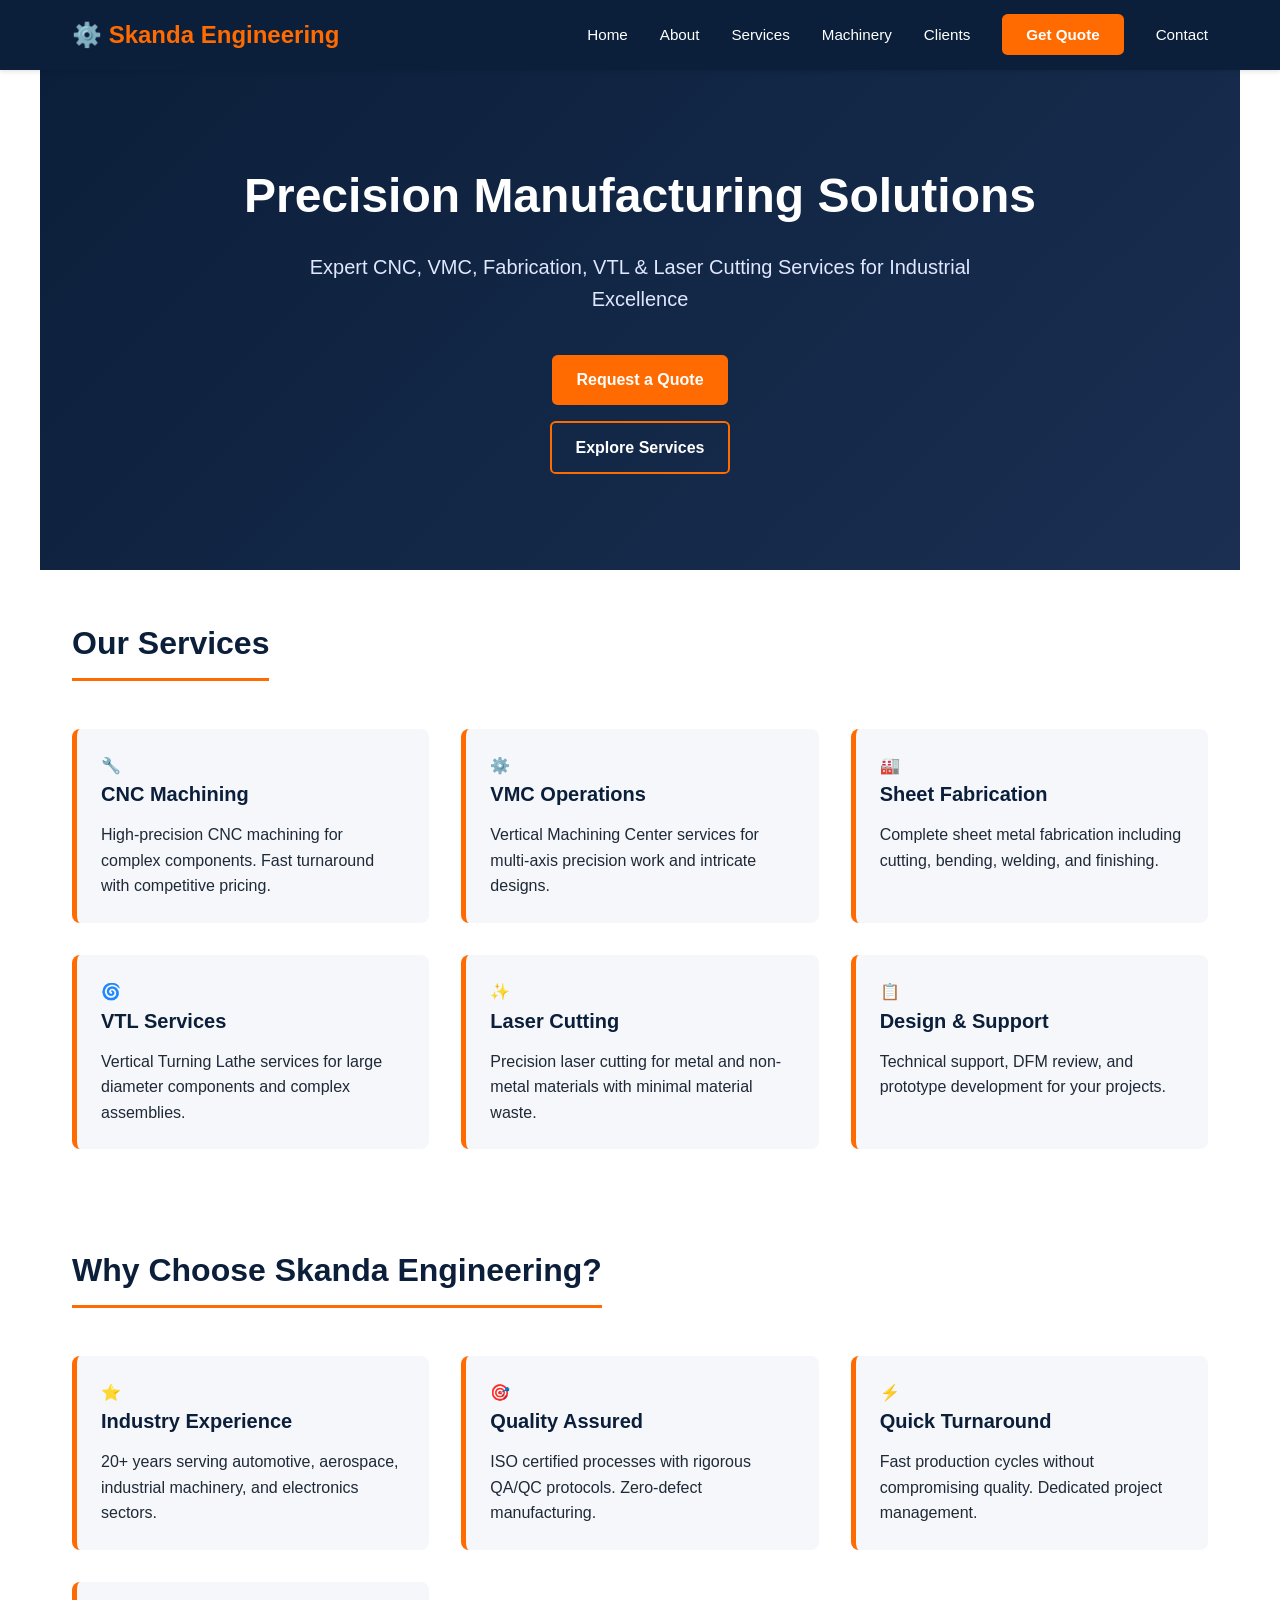
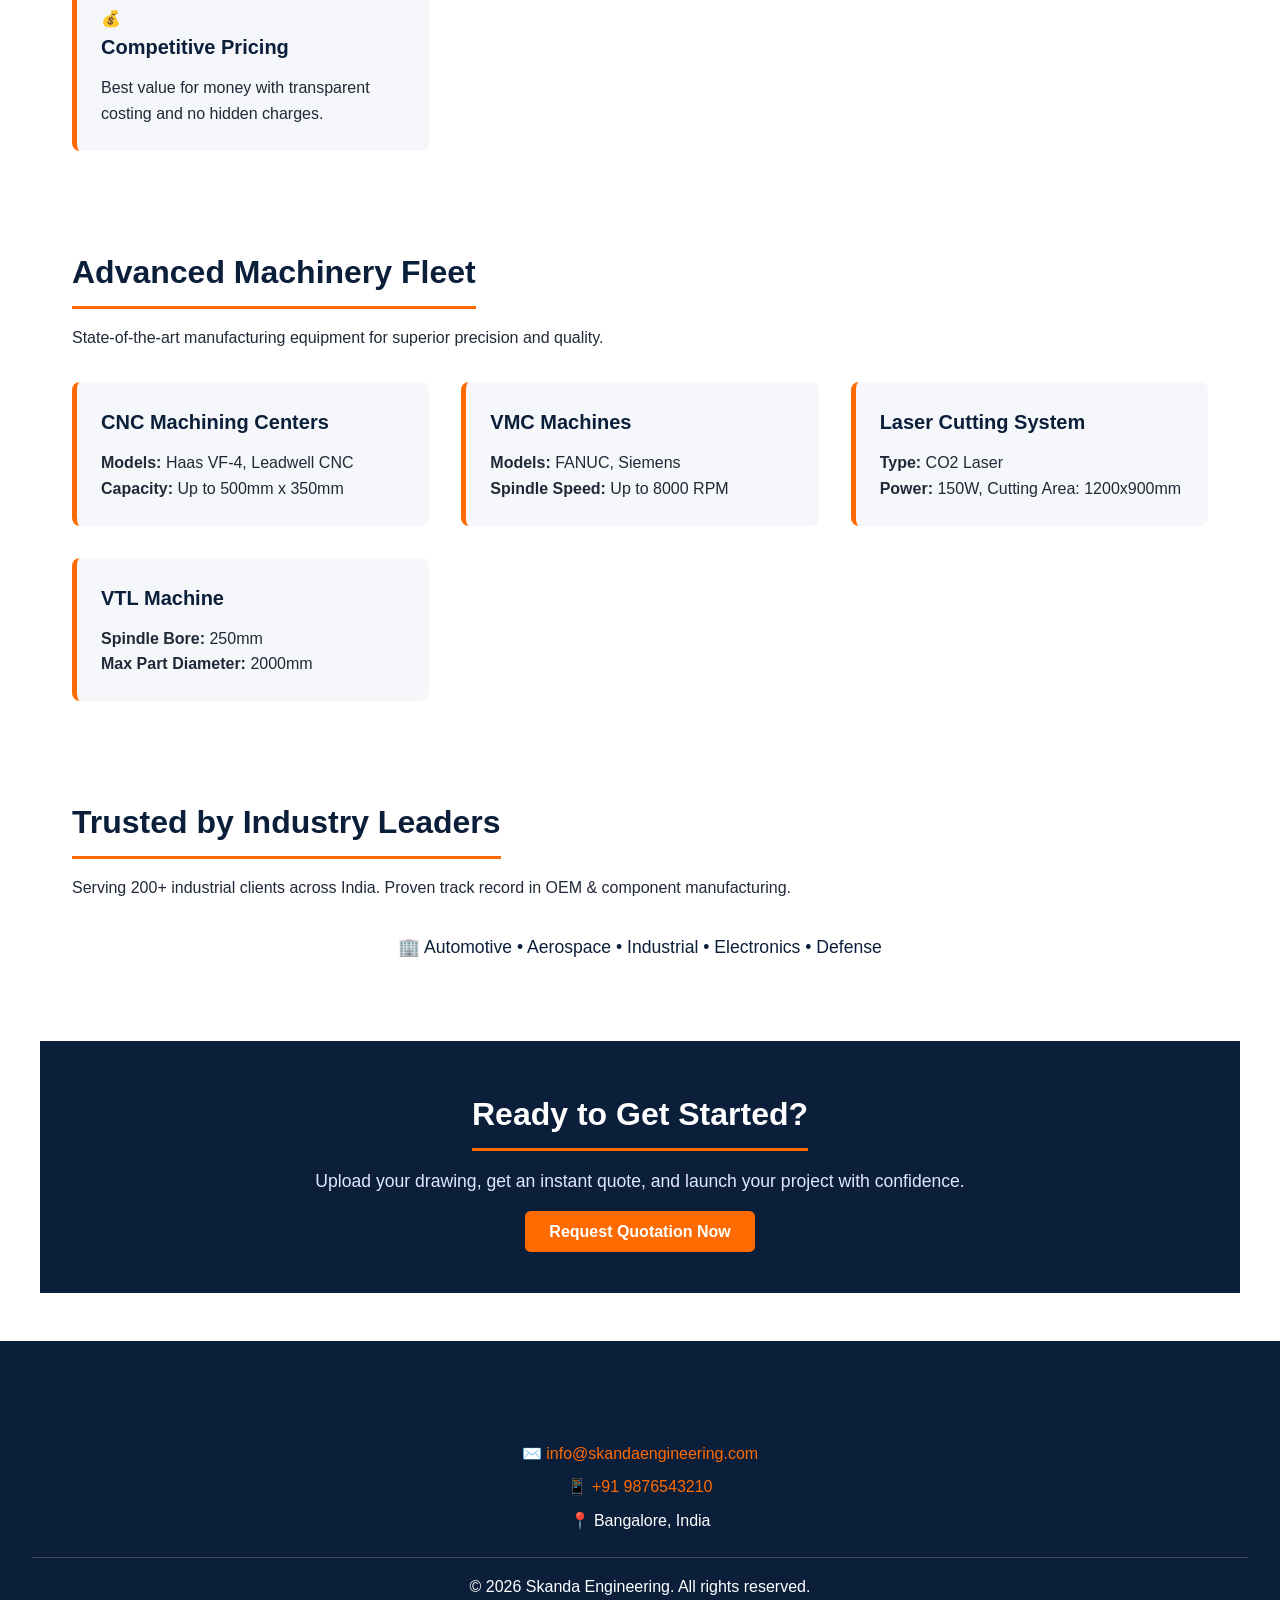
<file: index.html>
<!DOCTYPE html>
<html lang="en">
<head>
    <meta charset="UTF-8">
    <meta name="viewport" content="width=device-width, initial-scale=1.0">
    <title>Skanda Engineering - CNC, VMC, Fabrication, VTL, Laser Cutting</title>
    <link rel="stylesheet" href="css/style.css">
</head>
<body>
    <!-- HEADER & NAVIGATION -->
    <header>
        <nav>
            <a href="index.html" class="logo">⚙️ Skanda Engineering</a>
            <ul class="nav-links">
                <li><a href="index.html">Home</a></li>
                <li><a href="about.html">About</a></li>
                <li><a href="services.html">Services</a></li>
                <li><a href="machinery.html">Machinery</a></li>
                <li><a href="clients.html">Clients</a></li>
                <li><a href="quote.html" class="cta-button">Get Quote</a></li>
                <li><a href="contact.html">Contact</a></li>
            </ul>
        </nav>
    </header>

    <!-- HERO SECTION -->
    <section class="hero">
        <h1>Precision Manufacturing Solutions</h1>
        <p>Expert CNC, VMC, Fabrication, VTL & Laser Cutting Services for Industrial Excellence</p>
        <a href="quote.html" class="cta-button">Request a Quote</a>
        <a href="services.html" class="cta-button" style="background-color: transparent; border: 2px solid #FF6B00;">Explore Services</a>
    </section>

    <!-- SERVICES OVERVIEW -->
    <section id="services">
        <h2>Our Services</h2>
        <div class="cards-grid">
            <div class="card">
                <div class="cta-icon">🔧</div>
                <h3>CNC Machining</h3>
                <p>High-precision CNC machining for complex components. Fast turnaround with competitive pricing.</p>
            </div>
            <div class="card">
                <div class="cta-icon">⚙️</div>
                <h3>VMC Operations</h3>
                <p>Vertical Machining Center services for multi-axis precision work and intricate designs.</p>
            </div>
            <div class="card">
                <div class="cta-icon">🏭</div>
                <h3>Sheet Fabrication</h3>
                <p>Complete sheet metal fabrication including cutting, bending, welding, and finishing.</p>
            </div>
            <div class="card">
                <div class="cta-icon">🌀</div>
                <h3>VTL Services</h3>
                <p>Vertical Turning Lathe services for large diameter components and complex assemblies.</p>
            </div>
            <div class="card">
                <div class="cta-icon">✨</div>
                <h3>Laser Cutting</h3>
                <p>Precision laser cutting for metal and non-metal materials with minimal material waste.</p>
            </div>
            <div class="card">
                <div class="cta-icon">📋</div>
                <h3>Design & Support</h3>
                <p>Technical support, DFM review, and prototype development for your projects.</p>
            </div>
        </div>
    </section>

    <!-- WHY CHOOSE US -->
    <section id="why-us">
        <h2>Why Choose Skanda Engineering?</h2>
        <div class="cards-grid">
            <div class="card">
                <div class="cta-icon">⭐</div>
                <h3>Industry Experience</h3>
                <p>20+ years serving automotive, aerospace, industrial machinery, and electronics sectors.</p>
            </div>
            <div class="card">
                <div class="cta-icon">🎯</div>
                <h3>Quality Assured</h3>
                <p>ISO certified processes with rigorous QA/QC protocols. Zero-defect manufacturing.</p>
            </div>
            <div class="card">
                <div class="cta-icon">⚡</div>
                <h3>Quick Turnaround</h3>
                <p>Fast production cycles without compromising quality. Dedicated project management.</p>
            </div>
            <div class="card">
                <div class="cta-icon">💰</div>
                <h3>Competitive Pricing</h3>
                <p>Best value for money with transparent costing and no hidden charges.</p>
            </div>
        </div>
    </section>

    <!-- MACHINERY SHOWCASE -->
    <section id="machinery">
        <h2>Advanced Machinery Fleet</h2>
        <p>State-of-the-art manufacturing equipment for superior precision and quality.</p>
        <div class="cards-grid">
            <div class="card">
                <h3>CNC Machining Centers</h3>
                <p><strong>Models:</strong> Haas VF-4, Leadwell CNC<br><strong>Capacity:</strong> Up to 500mm x 350mm</p>
            </div>
            <div class="card">
                <h3>VMC Machines</h3>
                <p><strong>Models:</strong> FANUC, Siemens<br><strong>Spindle Speed:</strong> Up to 8000 RPM</p>
            </div>
            <div class="card">
                <h3>Laser Cutting System</h3>
                <p><strong>Type:</strong> CO2 Laser<br><strong>Power:</strong> 150W, Cutting Area: 1200x900mm</p>
            </div>
            <div class="card">
                <h3>VTL Machine</h3>
                <p><strong>Spindle Bore:</strong> 250mm<br><strong>Max Part Diameter:</strong> 2000mm</p>
            </div>
        </div>
    </section>

    <!-- CLIENTS SECTION -->
    <section id="clients">
        <h2>Trusted by Industry Leaders</h2>
        <p>Serving 200+ industrial clients across India. Proven track record in OEM & component manufacturing.</p>
        <div style="text-align: center; padding: 2rem 0;">
            <p style="font-size: 1.1rem; color: var(--primary-dark);">🏢 Automotive • Aerospace • Industrial • Electronics • Defense</p>
        </div>
    </section>

    <!-- CTA SECTION -->
    <section style="background-color: var(--primary-dark); color: white; text-align: center;">
        <h2 style="border-bottom-color: var(--primary-orange); color: white;">Ready to Get Started?</h2>
        <p style="color: #E0E7FF; font-size: 1.1rem; margin-bottom: 1.5rem;">
            Upload your drawing, get an instant quote, and launch your project with confidence.
        </p>
        <a href="quote.html" class="cta-button">Request Quotation Now</a>
    </section>

    <!-- FOOTER -->
    <footer>
        <h3>Skanda Engineering</h3>
        <p>✉️ <a href="mailto:info@skandaengineering.com">info@skandaengineering.com</a></p>
        <p>📱 <a href="tel:+919876543210">+91 9876543210</a></p>
        <p>📍 Bangalore, India</p>
        <p style="margin-top: 1.5rem; border-top: 1px solid rgba(255,255,255,0.2); padding-top: 1rem;">
            &copy; 2026 Skanda Engineering. All rights reserved.
        </p>
    </footer>

    <script src="js/main.js"></script>
</body>
</html>
</file>
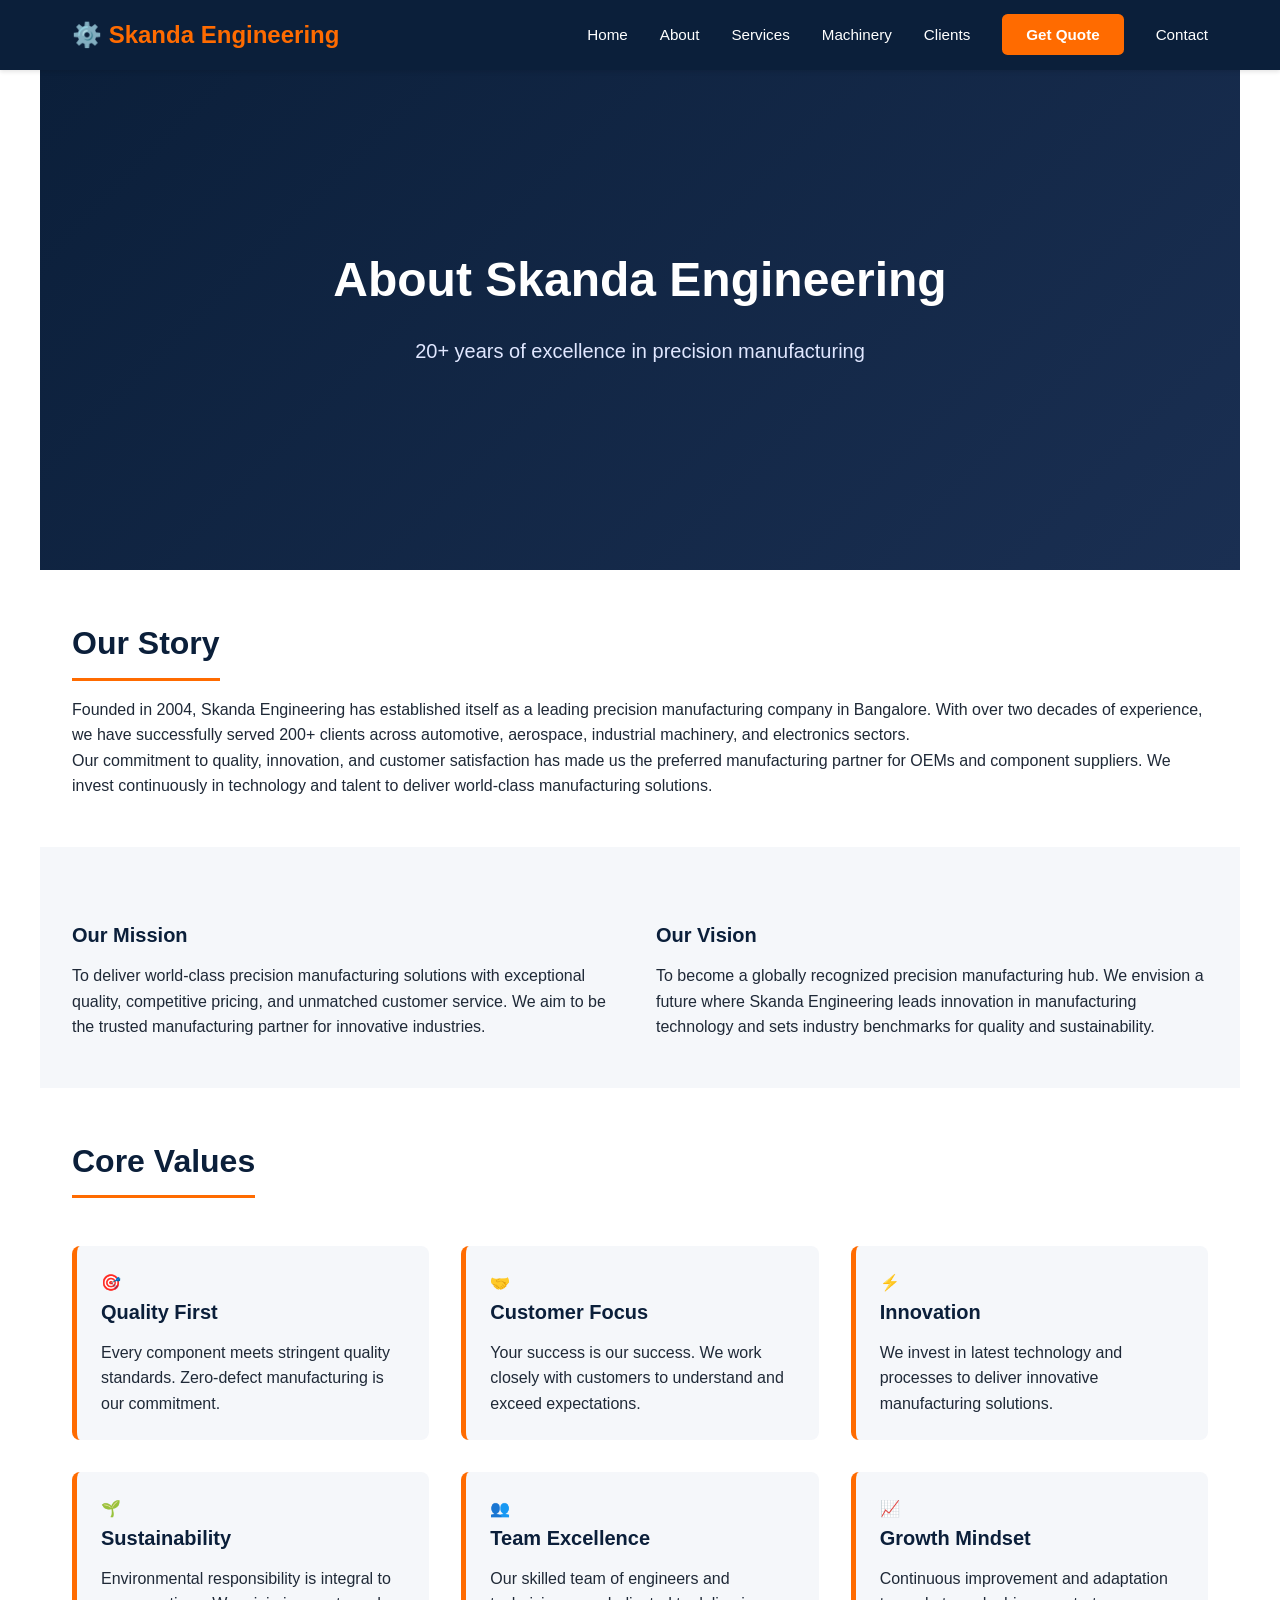
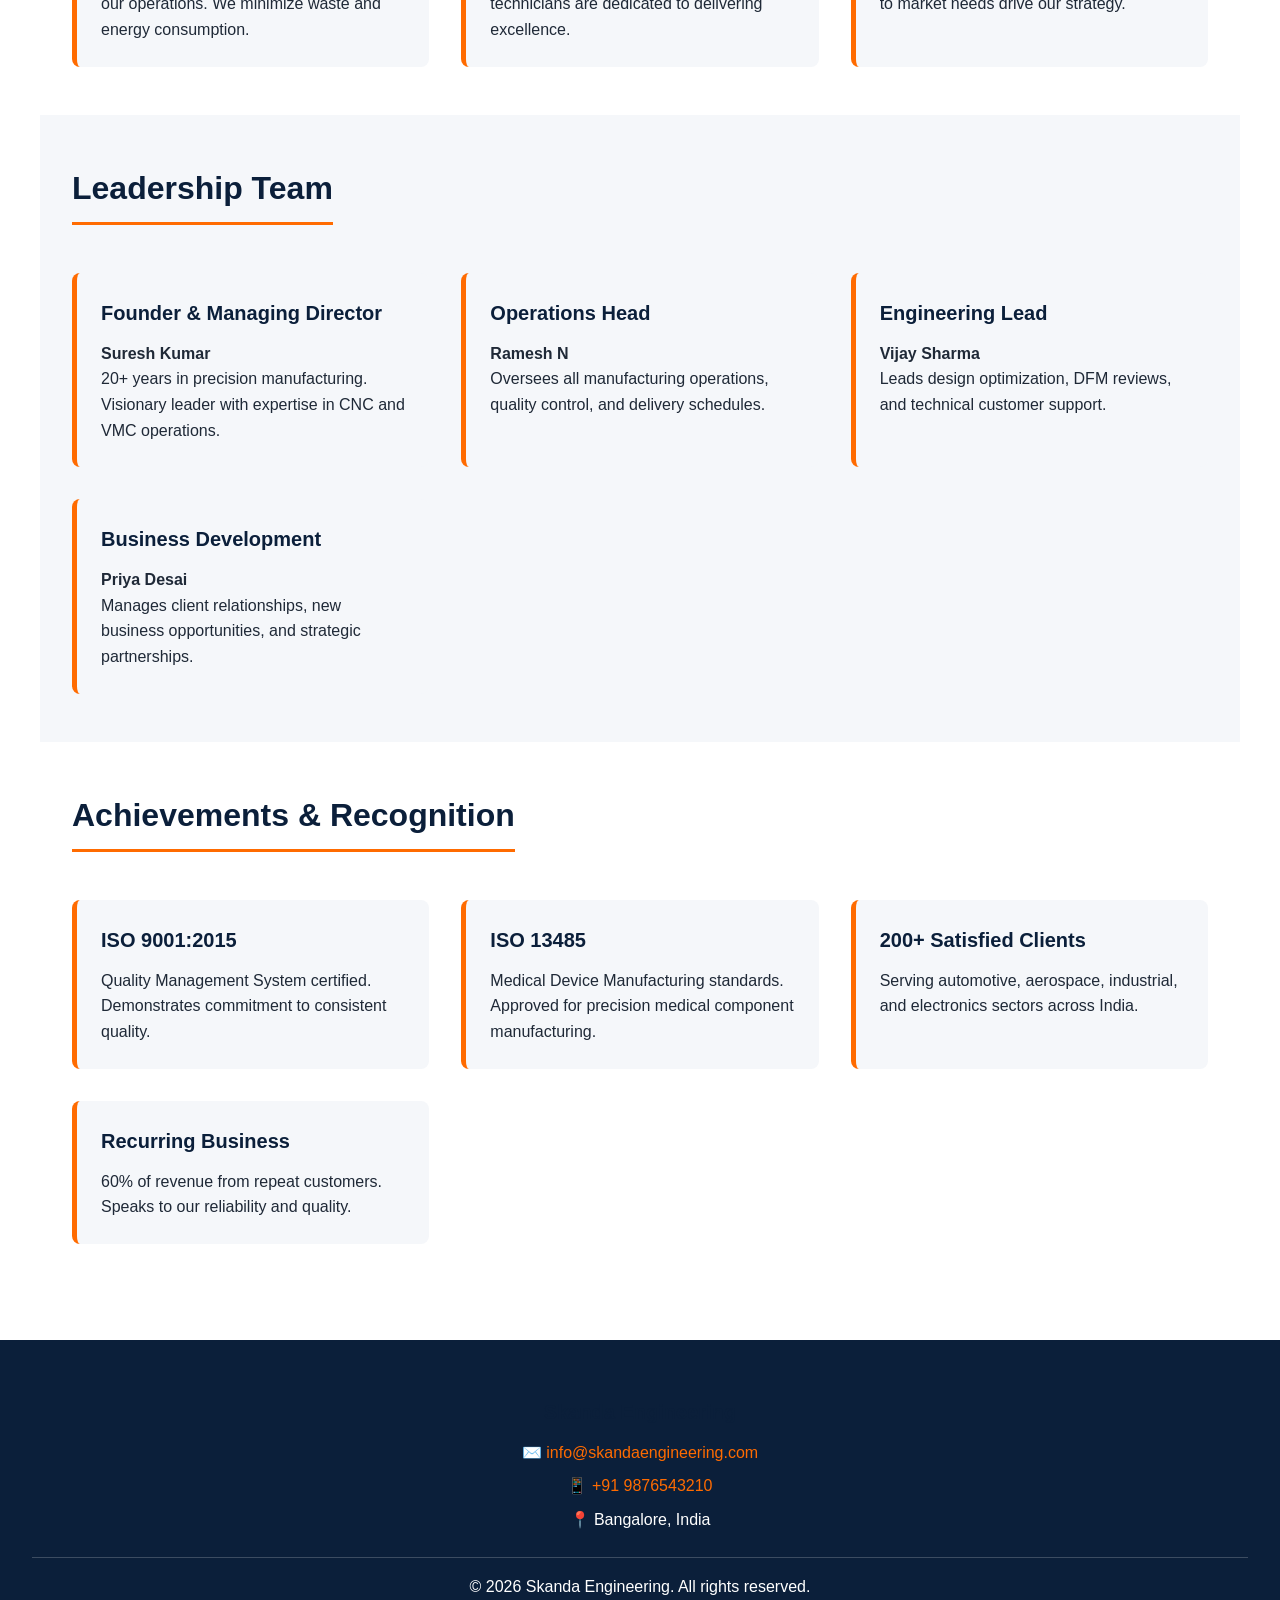
<file: about.html>
<!DOCTYPE html>
<html lang="en">
<head>
    <meta charset="UTF-8">
    <meta name="viewport" content="width=device-width, initial-scale=1.0">
    <title>About Us - Skanda Engineering</title>
    <link rel="stylesheet" href="css/style.css">
</head>
<body>
    <!-- HEADER & NAVIGATION -->
    <header>
        <nav>
            <a href="index.html" class="logo">⚙️ Skanda Engineering</a>
            <ul class="nav-links">
                <li><a href="index.html">Home</a></li>
                <li><a href="about.html">About</a></li>
                <li><a href="services.html">Services</a></li>
                <li><a href="machinery.html">Machinery</a></li>
                <li><a href="clients.html">Clients</a></li>
                <li><a href="quote.html" class="cta-button">Get Quote</a></li>
                <li><a href="contact.html">Contact</a></li>
            </ul>
        </nav>
    </header>

    <!-- HERO -->
    <section class="hero">
        <h1>About Skanda Engineering</h1>
        <p>20+ years of excellence in precision manufacturing</p>
    </section>

    <!-- COMPANY OVERVIEW -->
    <section>
        <h2>Our Story</h2>
        <p>
            Founded in 2004, Skanda Engineering has established itself as a leading precision manufacturing company 
            in Bangalore. With over two decades of experience, we have successfully served 200+ clients across 
            automotive, aerospace, industrial machinery, and electronics sectors.
        </p>
        <p>
            Our commitment to quality, innovation, and customer satisfaction has made us the preferred manufacturing 
            partner for OEMs and component suppliers. We invest continuously in technology and talent to deliver 
            world-class manufacturing solutions.
        </p>
    </section>

    <!-- MISSION & VISION -->
    <section style="background-color: var(--primary-light);">
        <div style="display: grid; grid-template-columns: 1fr 1fr; gap: 2rem; max-width: 1200px; margin: 0 auto;">
            <div>
                <h3 style="color: var(--primary-dark);">Our Mission</h3>
                <p>
                    To deliver world-class precision manufacturing solutions with exceptional quality, 
                    competitive pricing, and unmatched customer service. We aim to be the trusted manufacturing 
                    partner for innovative industries.
                </p>
            </div>
            <div>
                <h3 style="color: var(--primary-dark);">Our Vision</h3>
                <p>
                    To become a globally recognized precision manufacturing hub. We envision a future where 
                    Skanda Engineering leads innovation in manufacturing technology and sets industry benchmarks 
                    for quality and sustainability.
                </p>
            </div>
        </div>
    </section>

    <!-- CORE VALUES -->
    <section>
        <h2>Core Values</h2>
        <div class="cards-grid">
            <div class="card">
                <div class="cta-icon">🎯</div>
                <h3>Quality First</h3>
                <p>Every component meets stringent quality standards. Zero-defect manufacturing is our commitment.</p>
            </div>
            <div class="card">
                <div class="cta-icon">🤝</div>
                <h3>Customer Focus</h3>
                <p>Your success is our success. We work closely with customers to understand and exceed expectations.</p>
            </div>
            <div class="card">
                <div class="cta-icon">⚡</div>
                <h3>Innovation</h3>
                <p>We invest in latest technology and processes to deliver innovative manufacturing solutions.</p>
            </div>
            <div class="card">
                <div class="cta-icon">🌱</div>
                <h3>Sustainability</h3>
                <p>Environmental responsibility is integral to our operations. We minimize waste and energy consumption.</p>
            </div>
            <div class="card">
                <div class="cta-icon">👥</div>
                <h3>Team Excellence</h3>
                <p>Our skilled team of engineers and technicians are dedicated to delivering excellence.</p>
            </div>
            <div class="card">
                <div class="cta-icon">📈</div>
                <h3>Growth Mindset</h3>
                <p>Continuous improvement and adaptation to market needs drive our strategy.</p>
            </div>
        </div>
    </section>

    <!-- TEAM -->
    <section style="background-color: var(--primary-light);">
        <h2>Leadership Team</h2>
        <div class="cards-grid">
            <div class="card">
                <h3>Founder & Managing Director</h3>
                <p><strong>Suresh Kumar</strong></p>
                <p>20+ years in precision manufacturing. Visionary leader with expertise in CNC and VMC operations.</p>
            </div>
            <div class="card">
                <h3>Operations Head</h3>
                <p><strong>Ramesh N</strong></p>
                <p>Oversees all manufacturing operations, quality control, and delivery schedules.</p>
            </div>
            <div class="card">
                <h3>Engineering Lead</h3>
                <p><strong>Vijay Sharma</strong></p>
                <p>Leads design optimization, DFM reviews, and technical customer support.</p>
            </div>
            <div class="card">
                <h3>Business Development</h3>
                <p><strong>Priya Desai</strong></p>
                <p>Manages client relationships, new business opportunities, and strategic partnerships.</p>
            </div>
        </div>
    </section>

    <!-- ACHIEVEMENTS -->
    <section>
        <h2>Achievements & Recognition</h2>
        <div class="cards-grid">
            <div class="card">
                <h3>ISO 9001:2015</h3>
                <p>Quality Management System certified. Demonstrates commitment to consistent quality.</p>
            </div>
            <div class="card">
                <h3>ISO 13485</h3>
                <p>Medical Device Manufacturing standards. Approved for precision medical component manufacturing.</p>
            </div>
            <div class="card">
                <h3>200+ Satisfied Clients</h3>
                <p>Serving automotive, aerospace, industrial, and electronics sectors across India.</p>
            </div>
            <div class="card">
                <h3>Recurring Business</h3>
                <p>60% of revenue from repeat customers. Speaks to our reliability and quality.</p>
            </div>
        </div>
    </section>

    <!-- FOOTER -->
    <footer>
        <h3>Skanda Engineering</h3>
        <p>✉️ <a href="mailto:info@skandaengineering.com">info@skandaengineering.com</a></p>
        <p>📱 <a href="tel:+919876543210">+91 9876543210</a></p>
        <p>📍 Bangalore, India</p>
        <p style="margin-top: 1.5rem; border-top: 1px solid rgba(255,255,255,0.2); padding-top: 1rem;">
            &copy; 2026 Skanda Engineering. All rights reserved.
        </p>
    </footer>

    <script src="js/main.js"></script>
</body>
</html>
</file>
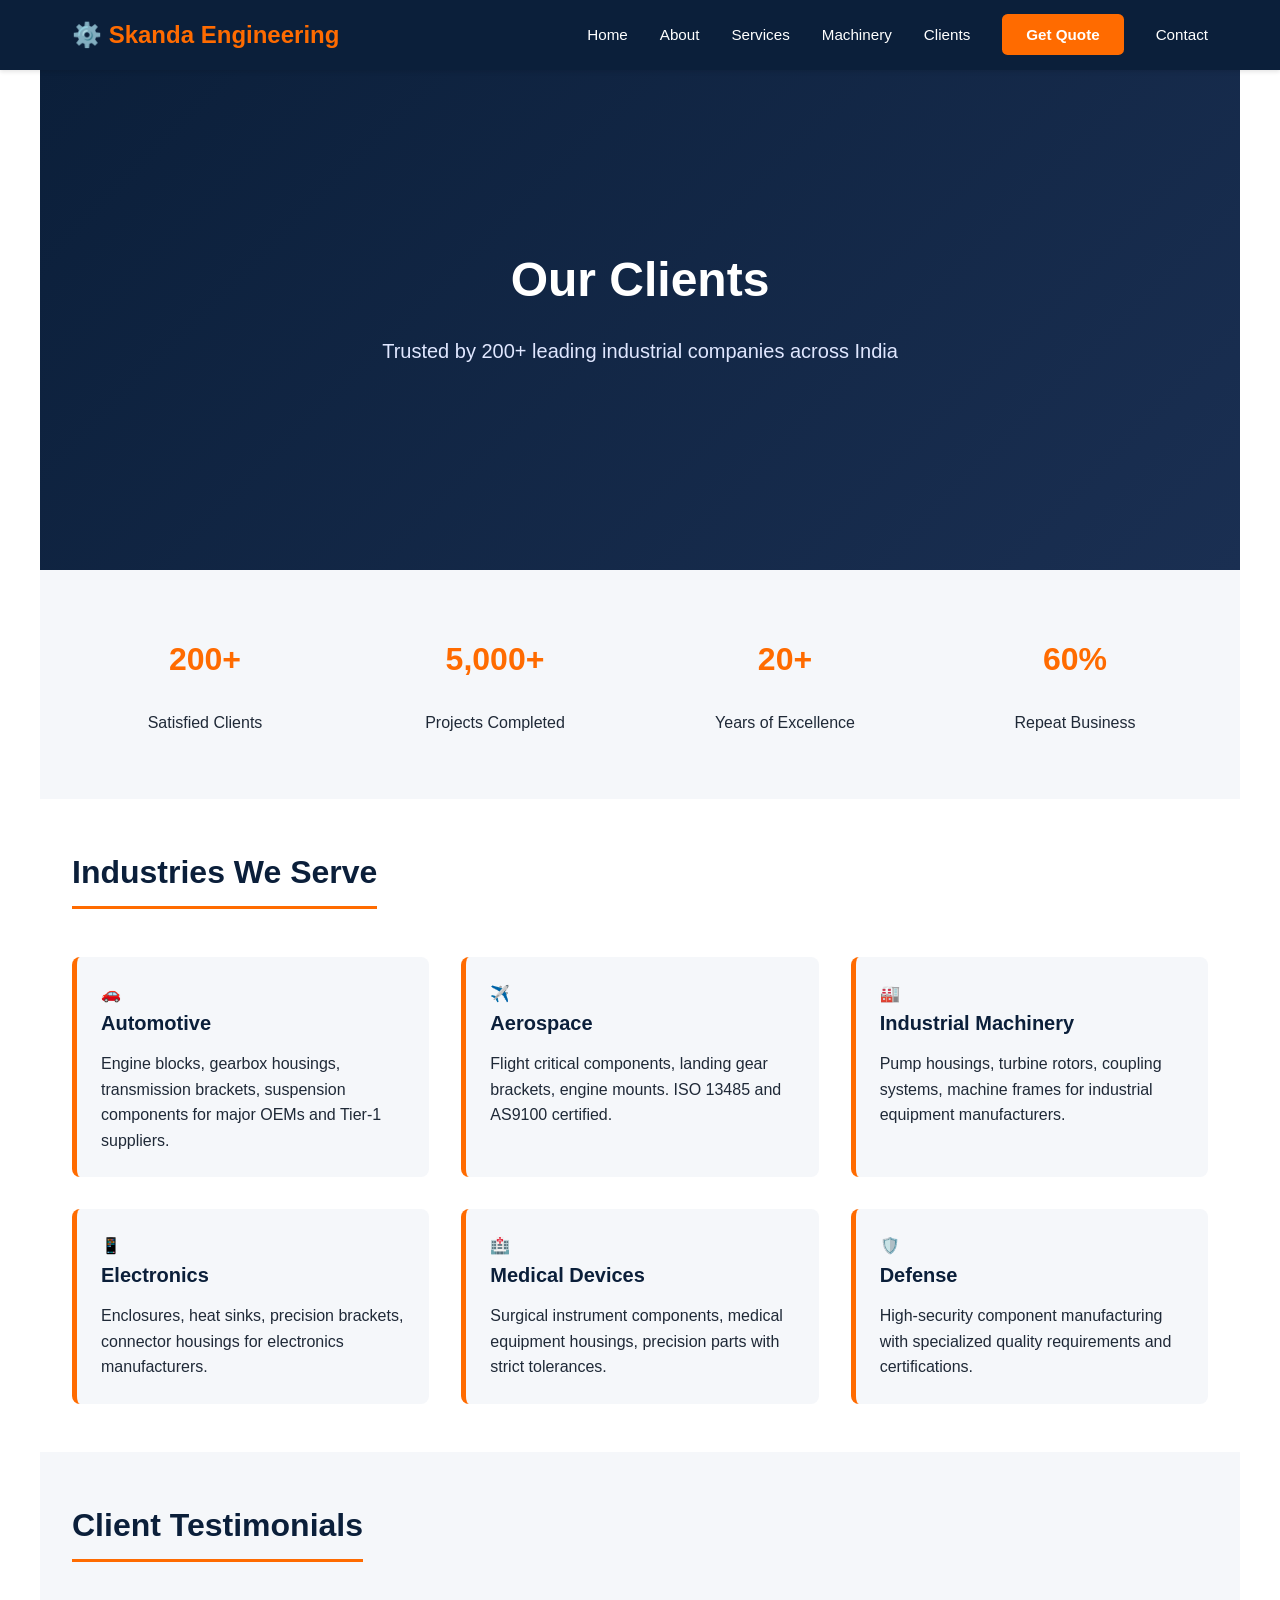
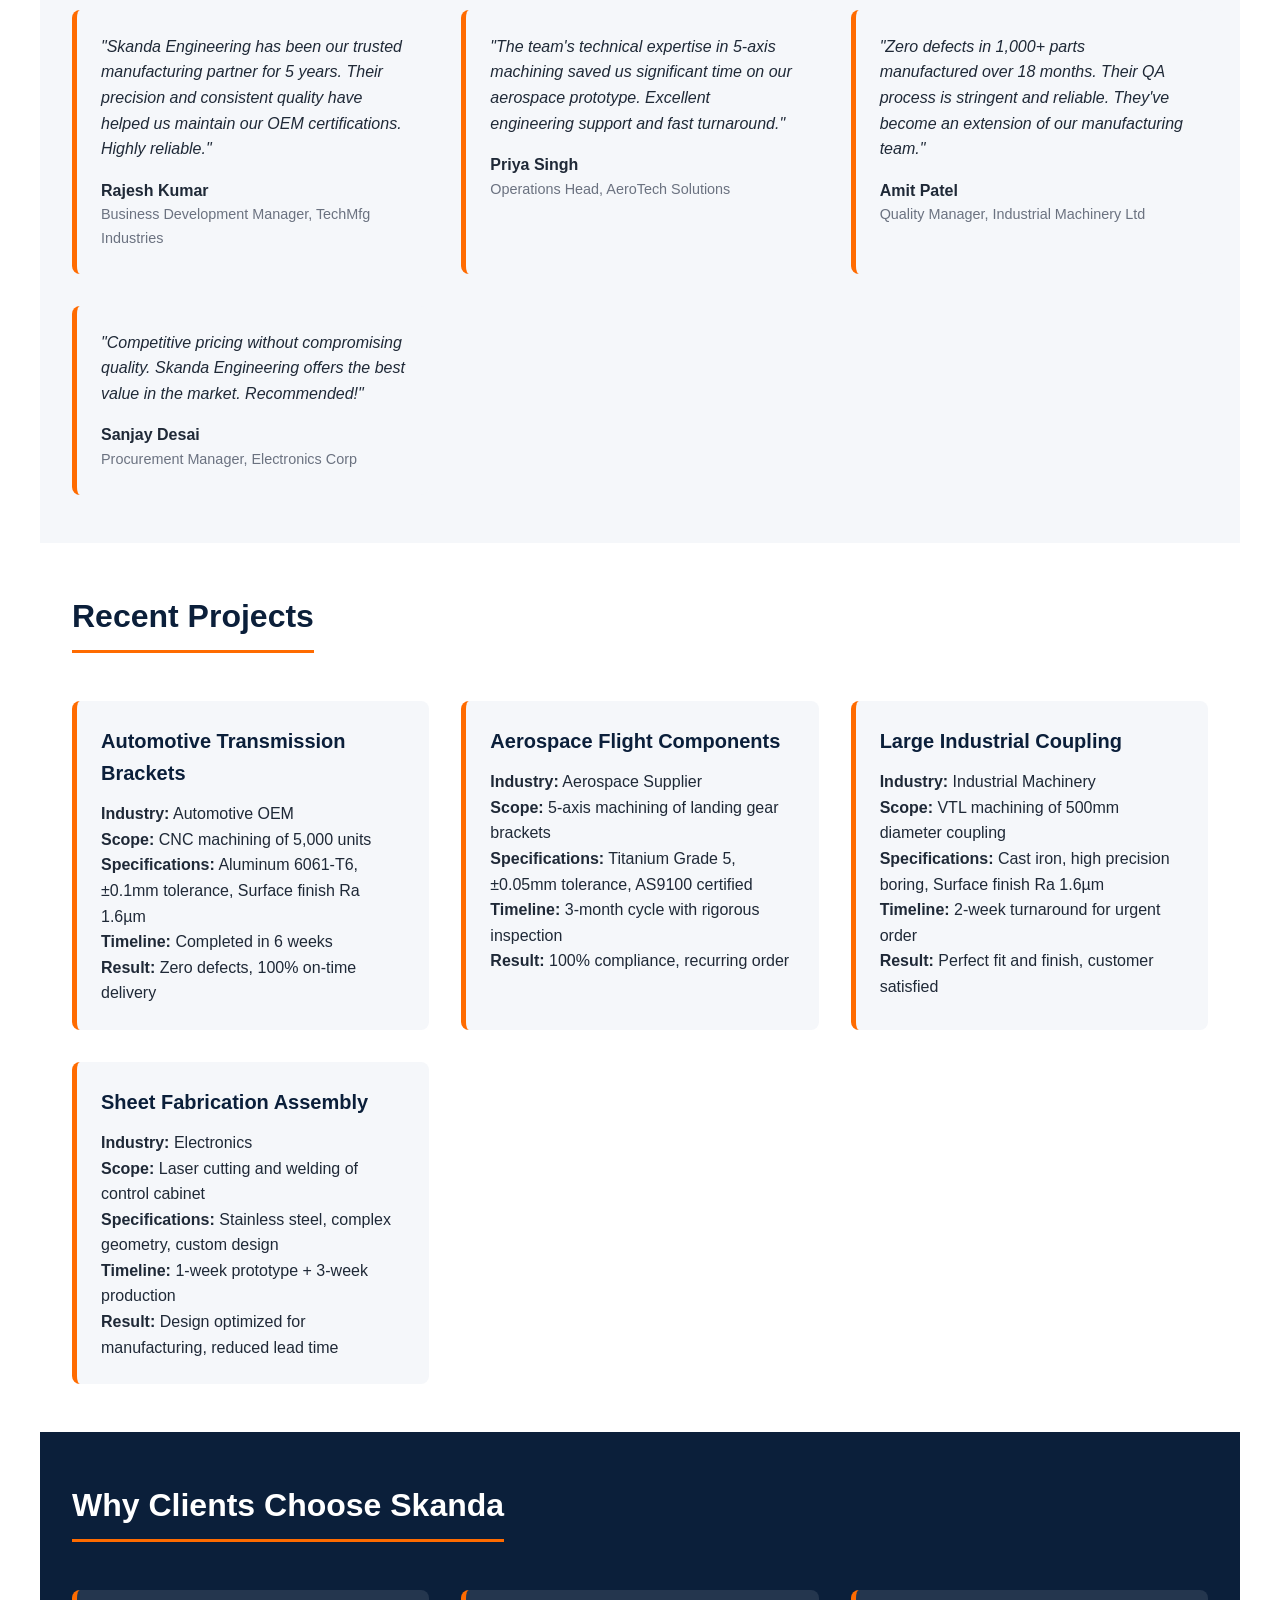
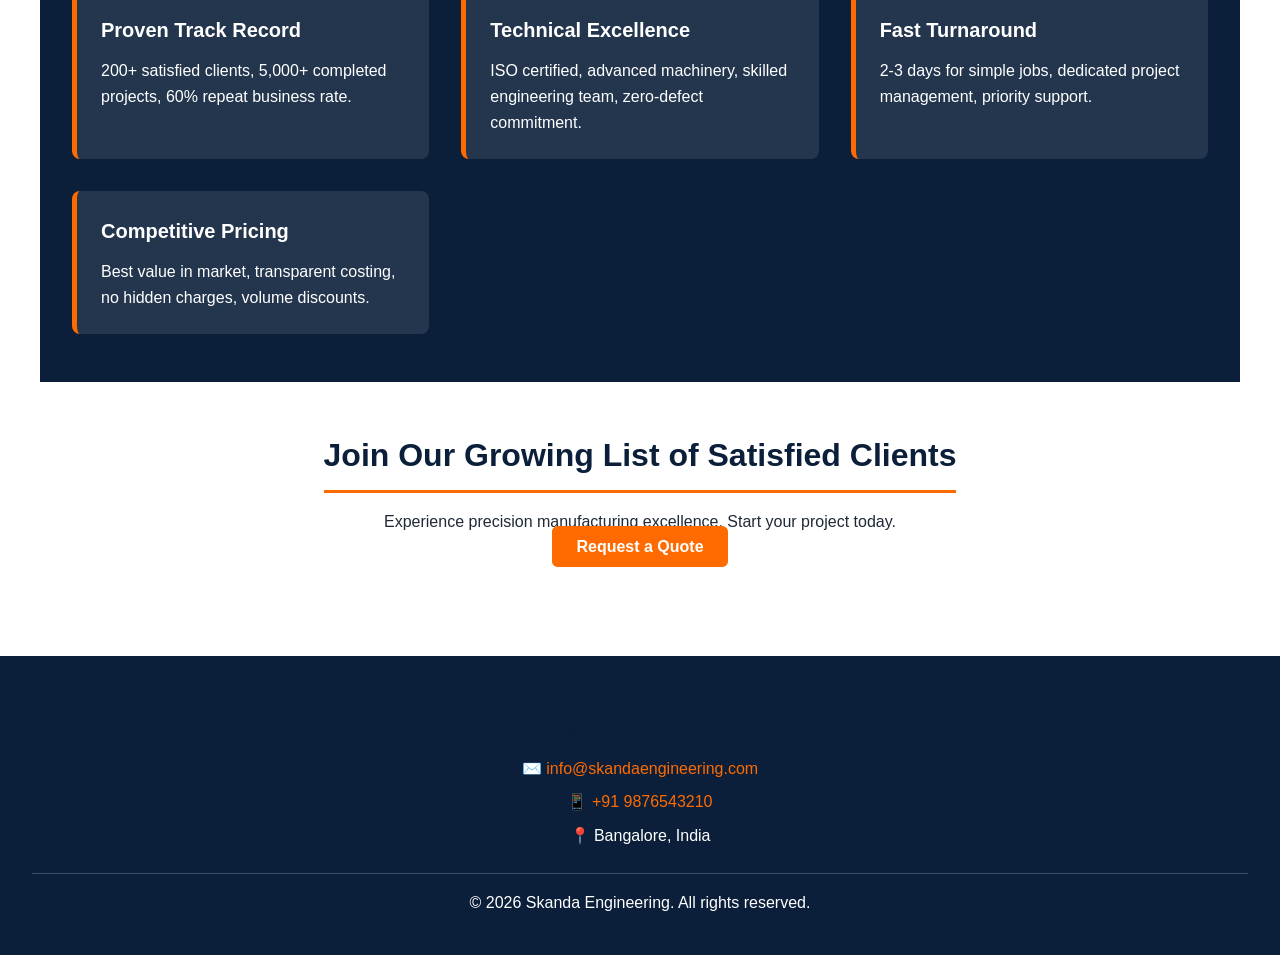
<file: clients.html>
<!DOCTYPE html>
<html lang="en">
<head>
    <meta charset="UTF-8">
    <meta name="viewport" content="width=device-width, initial-scale=1.0">
    <title>Our Clients - Skanda Engineering</title>
    <link rel="stylesheet" href="css/style.css">
</head>
<body>
    <!-- HEADER & NAVIGATION -->
    <header>
        <nav>
            <a href="index.html" class="logo">⚙️ Skanda Engineering</a>
            <ul class="nav-links">
                <li><a href="index.html">Home</a></li>
                <li><a href="about.html">About</a></li>
                <li><a href="services.html">Services</a></li>
                <li><a href="machinery.html">Machinery</a></li>
                <li><a href="clients.html">Clients</a></li>
                <li><a href="quote.html" class="cta-button">Get Quote</a></li>
                <li><a href="contact.html">Contact</a></li>
            </ul>
        </nav>
    </header>

    <!-- HERO -->
    <section class="hero">
        <h1>Our Clients</h1>
        <p>Trusted by 200+ leading industrial companies across India</p>
    </section>

    <!-- CLIENT STATS -->
    <section style="background-color: var(--primary-light);">
        <div style="display: grid; grid-template-columns: repeat(4, 1fr); gap: 1.5rem; max-width: 1200px; margin: 0 auto;">
            <div style="text-align: center; padding: 1rem;">
                <h2 style="border: none; color: var(--primary-orange);">200+</h2>
                <p style="color: var(--text-dark); font-size: 1rem;">Satisfied Clients</p>
            </div>
            <div style="text-align: center; padding: 1rem;">
                <h2 style="border: none; color: var(--primary-orange);">5,000+</h2>
                <p style="color: var(--text-dark); font-size: 1rem;">Projects Completed</p>
            </div>
            <div style="text-align: center; padding: 1rem;">
                <h2 style="border: none; color: var(--primary-orange);">20+</h2>
                <p style="color: var(--text-dark); font-size: 1rem;">Years of Excellence</p>
            </div>
            <div style="text-align: center; padding: 1rem;">
                <h2 style="border: none; color: var(--primary-orange);">60%</h2>
                <p style="color: var(--text-dark); font-size: 1rem;">Repeat Business</p>
            </div>
        </div>
    </section>

    <!-- CLIENT SECTORS -->
    <section>
        <h2>Industries We Serve</h2>
        <div class="cards-grid">
            <div class="card">
                <div class="cta-icon">🚗</div>
                <h3>Automotive</h3>
                <p>Engine blocks, gearbox housings, transmission brackets, suspension components for major OEMs and Tier-1 suppliers.</p>
            </div>
            <div class="card">
                <div class="cta-icon">✈️</div>
                <h3>Aerospace</h3>
                <p>Flight critical components, landing gear brackets, engine mounts. ISO 13485 and AS9100 certified.</p>
            </div>
            <div class="card">
                <div class="cta-icon">🏭</div>
                <h3>Industrial Machinery</h3>
                <p>Pump housings, turbine rotors, coupling systems, machine frames for industrial equipment manufacturers.</p>
            </div>
            <div class="card">
                <div class="cta-icon">📱</div>
                <h3>Electronics</h3>
                <p>Enclosures, heat sinks, precision brackets, connector housings for electronics manufacturers.</p>
            </div>
            <div class="card">
                <div class="cta-icon">🏥</div>
                <h3>Medical Devices</h3>
                <p>Surgical instrument components, medical equipment housings, precision parts with strict tolerances.</p>
            </div>
            <div class="card">
                <div class="cta-icon">🛡️</div>
                <h3>Defense</h3>
                <p>High-security component manufacturing with specialized quality requirements and certifications.</p>
            </div>
        </div>
    </section>

    <!-- CLIENT TESTIMONIALS -->
    <section style="background-color: var(--primary-light);">
        <h2>Client Testimonials</h2>
        <div class="cards-grid">
            <div class="card">
                <p style="font-style: italic; margin-bottom: 1rem;">
                    "Skanda Engineering has been our trusted manufacturing partner for 5 years. Their precision and 
                    consistent quality have helped us maintain our OEM certifications. Highly reliable."
                </p>
                <p><strong>Rajesh Kumar</strong></p>
                <p style="color: var(--text-light); font-size: 0.9rem;">Business Development Manager, TechMfg Industries</p>
            </div>
            <div class="card">
                <p style="font-style: italic; margin-bottom: 1rem;">
                    "The team's technical expertise in 5-axis machining saved us significant time on our aerospace 
                    prototype. Excellent engineering support and fast turnaround."
                </p>
                <p><strong>Priya Singh</strong></p>
                <p style="color: var(--text-light); font-size: 0.9rem;">Operations Head, AeroTech Solutions</p>
            </div>
            <div class="card">
                <p style="font-style: italic; margin-bottom: 1rem;">
                    "Zero defects in 1,000+ parts manufactured over 18 months. Their QA process is stringent and reliable. 
                    They've become an extension of our manufacturing team."
                </p>
                <p><strong>Amit Patel</strong></p>
                <p style="color: var(--text-light); font-size: 0.9rem;">Quality Manager, Industrial Machinery Ltd</p>
            </div>
            <div class="card">
                <p style="font-style: italic; margin-bottom: 1rem;">
                    "Competitive pricing without compromising quality. Skanda Engineering offers the best value in the 
                    market. Recommended!"
                </p>
                <p><strong>Sanjay Desai</strong></p>
                <p style="color: var(--text-light); font-size: 0.9rem;">Procurement Manager, Electronics Corp</p>
            </div>
        </div>
    </section>

    <!-- RECENT CASE STUDIES -->
    <section>
        <h2>Recent Projects</h2>
        <div class="cards-grid">
            <div class="card">
                <h3>Automotive Transmission Brackets</h3>
                <p><strong>Industry:</strong> Automotive OEM</p>
                <p><strong>Scope:</strong> CNC machining of 5,000 units</p>
                <p><strong>Specifications:</strong> Aluminum 6061-T6, ±0.1mm tolerance, Surface finish Ra 1.6µm</p>
                <p><strong>Timeline:</strong> Completed in 6 weeks</p>
                <p><strong>Result:</strong> Zero defects, 100% on-time delivery</p>
            </div>
            <div class="card">
                <h3>Aerospace Flight Components</h3>
                <p><strong>Industry:</strong> Aerospace Supplier</p>
                <p><strong>Scope:</strong> 5-axis machining of landing gear brackets</p>
                <p><strong>Specifications:</strong> Titanium Grade 5, ±0.05mm tolerance, AS9100 certified</p>
                <p><strong>Timeline:</strong> 3-month cycle with rigorous inspection</p>
                <p><strong>Result:</strong> 100% compliance, recurring order</p>
            </div>
            <div class="card">
                <h3>Large Industrial Coupling</h3>
                <p><strong>Industry:</strong> Industrial Machinery</p>
                <p><strong>Scope:</strong> VTL machining of 500mm diameter coupling</p>
                <p><strong>Specifications:</strong> Cast iron, high precision boring, Surface finish Ra 1.6µm</p>
                <p><strong>Timeline:</strong> 2-week turnaround for urgent order</p>
                <p><strong>Result:</strong> Perfect fit and finish, customer satisfied</p>
            </div>
            <div class="card">
                <h3>Sheet Fabrication Assembly</h3>
                <p><strong>Industry:</strong> Electronics</p>
                <p><strong>Scope:</strong> Laser cutting and welding of control cabinet</p>
                <p><strong>Specifications:</strong> Stainless steel, complex geometry, custom design</p>
                <p><strong>Timeline:</strong> 1-week prototype + 3-week production</p>
                <p><strong>Result:</strong> Design optimized for manufacturing, reduced lead time</p>
            </div>
        </div>
    </section>

    <!-- CLIENT PARTNERSHIP BENEFITS -->
    <section style="background-color: var(--primary-dark); color: white;">
        <h2 style="border-bottom-color: var(--primary-orange); color: white;">Why Clients Choose Skanda</h2>
        <div class="cards-grid" style="margin-top: 2rem;">
            <div class="card" style="background-color: rgba(255,255,255,0.1); border-left-color: var(--primary-orange);">
                <h3 style="color: white;">Proven Track Record</h3>
                <p>200+ satisfied clients, 5,000+ completed projects, 60% repeat business rate.</p>
            </div>
            <div class="card" style="background-color: rgba(255,255,255,0.1); border-left-color: var(--primary-orange);">
                <h3 style="color: white;">Technical Excellence</h3>
                <p>ISO certified, advanced machinery, skilled engineering team, zero-defect commitment.</p>
            </div>
            <div class="card" style="background-color: rgba(255,255,255,0.1); border-left-color: var(--primary-orange);">
                <h3 style="color: white;">Fast Turnaround</h3>
                <p>2-3 days for simple jobs, dedicated project management, priority support.</p>
            </div>
            <div class="card" style="background-color: rgba(255,255,255,0.1); border-left-color: var(--primary-orange);">
                <h3 style="color: white;">Competitive Pricing</h3>
                <p>Best value in market, transparent costing, no hidden charges, volume discounts.</p>
            </div>
        </div>
    </section>

    <!-- CTA -->
    <section style="text-align: center;">
        <h2>Join Our Growing List of Satisfied Clients</h2>
        <p>Experience precision manufacturing excellence. Start your project today.</p>
        <a href="quote.html" class="cta-button">Request a Quote</a>
    </section>

    <!-- FOOTER -->
    <footer>
        <h3>Skanda Engineering</h3>
        <p>✉️ <a href="mailto:info@skandaengineering.com">info@skandaengineering.com</a></p>
        <p>📱 <a href="tel:+919876543210">+91 9876543210</a></p>
        <p>📍 Bangalore, India</p>
        <p style="margin-top: 1.5rem; border-top: 1px solid rgba(255,255,255,0.2); padding-top: 1rem;">
            &copy; 2026 Skanda Engineering. All rights reserved.
        </p>
    </footer>

    <script src="js/main.js"></script>
</body>
</html>
</file>
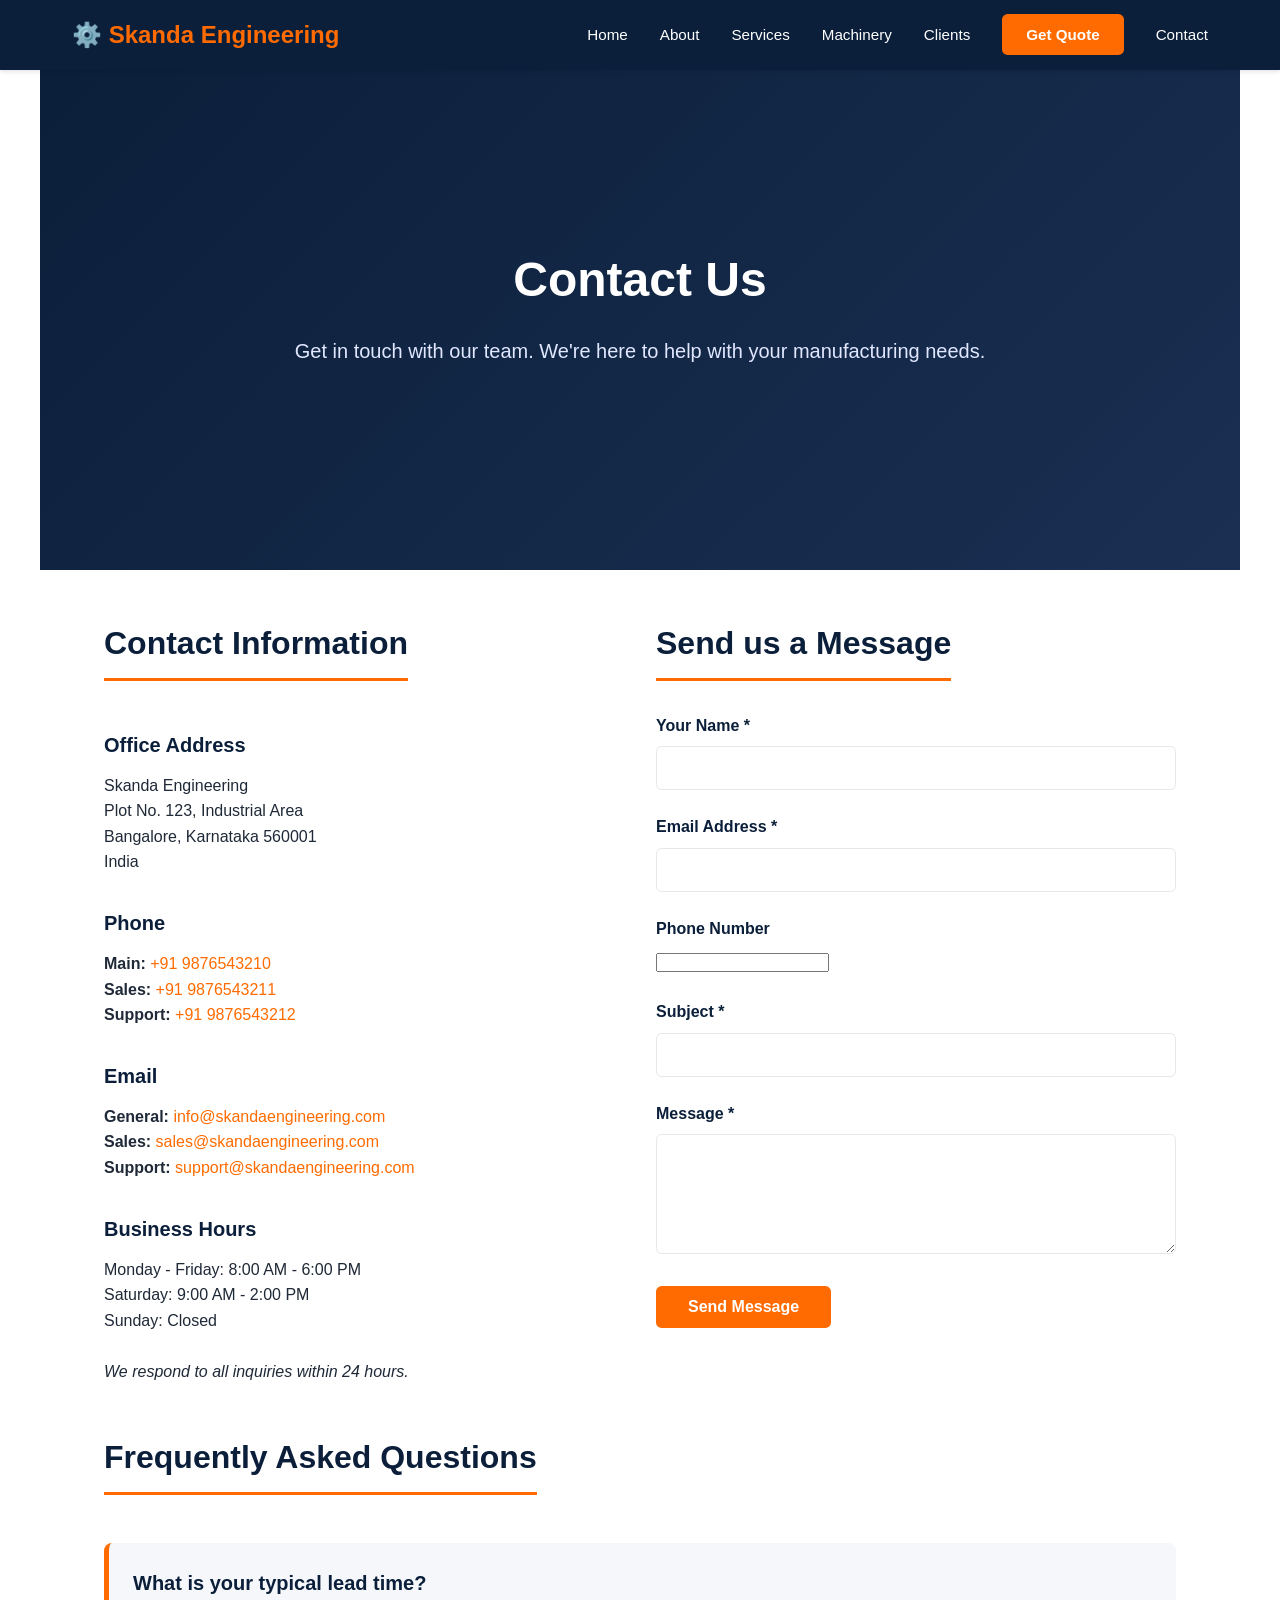
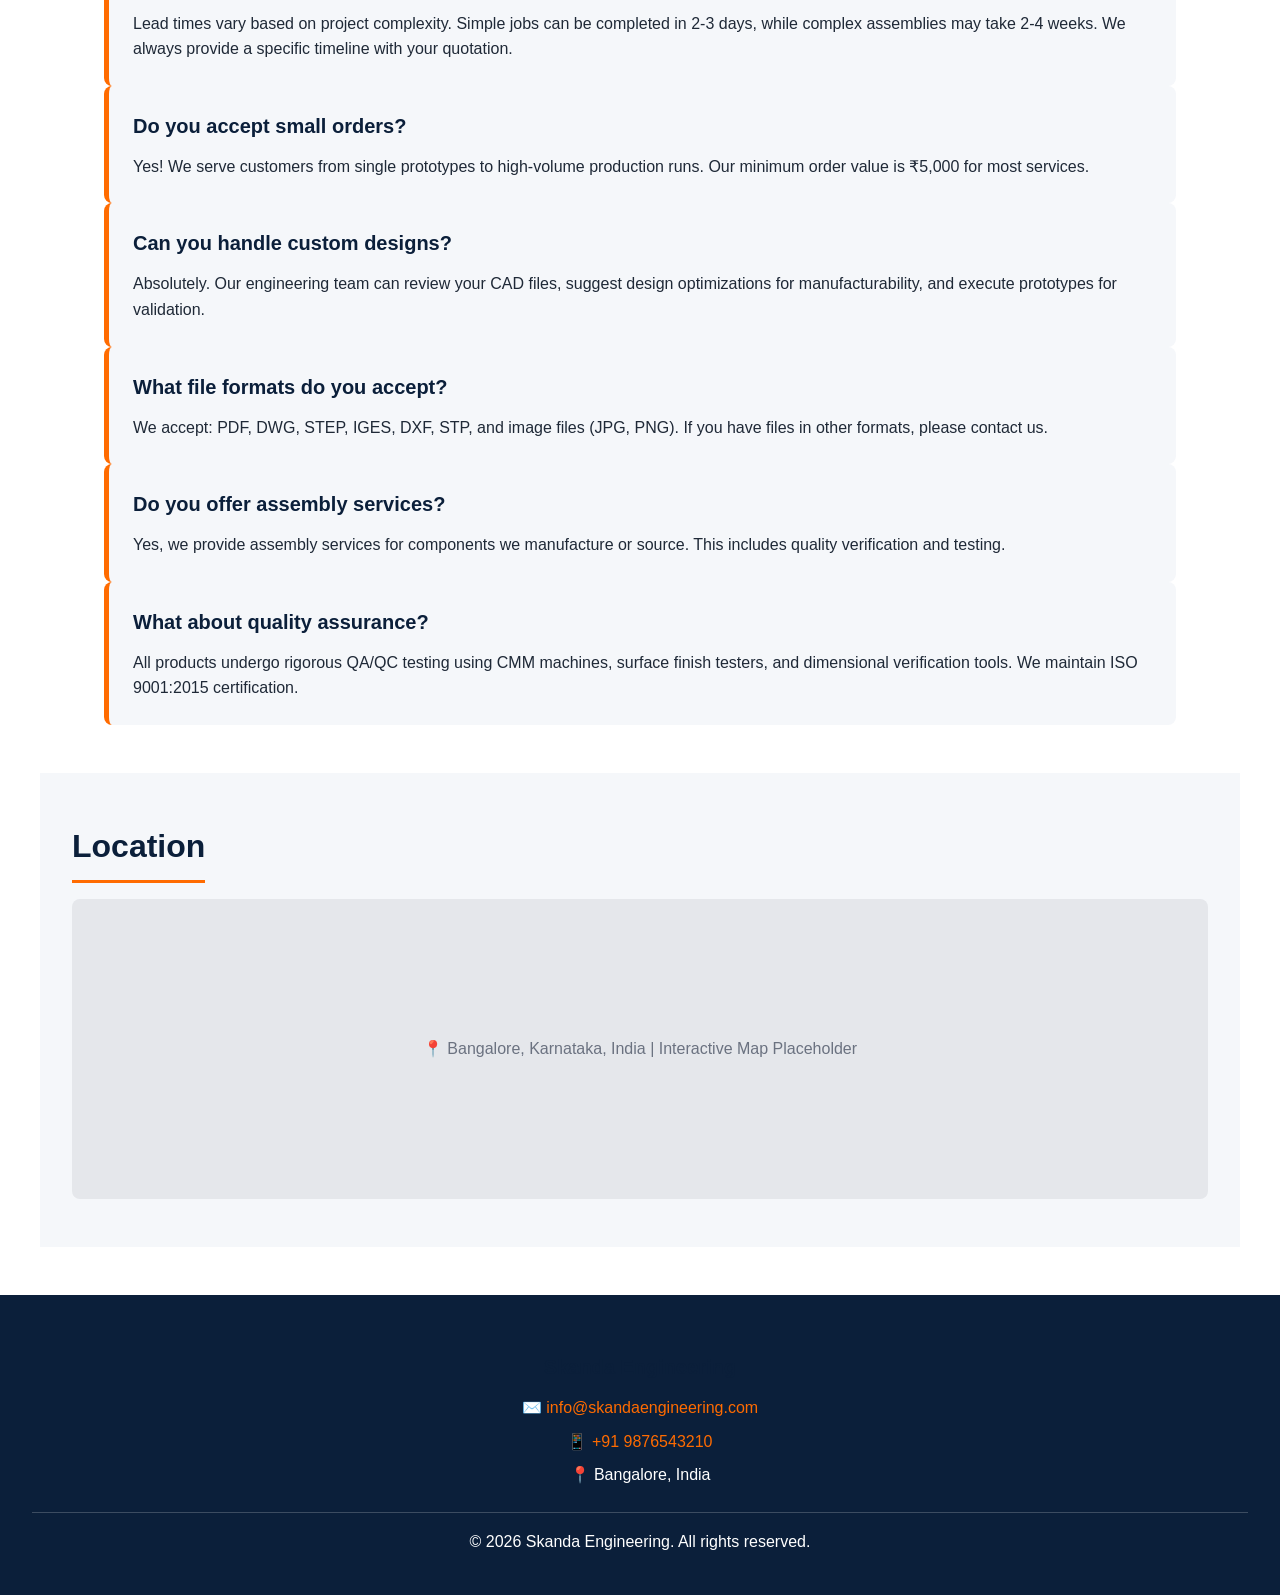
<file: contact.html>
<!DOCTYPE html>
<html lang="en">
<head>
    <meta charset="UTF-8">
    <meta name="viewport" content="width=device-width, initial-scale=1.0">
    <title>Contact Us - Skanda Engineering</title>
    <link rel="stylesheet" href="css/style.css">
</head>
<body>
    <!-- HEADER & NAVIGATION -->
    <header>
        <nav>
            <a href="index.html" class="logo">⚙️ Skanda Engineering</a>
            <ul class="nav-links">
                <li><a href="index.html">Home</a></li>
                <li><a href="about.html">About</a></li>
                <li><a href="services.html">Services</a></li>
                <li><a href="machinery.html">Machinery</a></li>
                <li><a href="clients.html">Clients</a></li>
                <li><a href="quote.html" class="cta-button">Get Quote</a></li>
                <li><a href="contact.html">Contact</a></li>
            </ul>
        </nav>
    </header>

    <!-- HERO -->
    <section class="hero">
        <h1>Contact Us</h1>
        <p>Get in touch with our team. We're here to help with your manufacturing needs.</p>
    </section>

    <!-- CONTACT INFORMATION & FORM -->
    <section>
        <div class="container">
            <div style="display: grid; grid-template-columns: 1fr 1fr; gap: 2rem; margin-bottom: 3rem;">
                <!-- Contact Information -->
                <div>
                    <h2>Contact Information</h2>
                    
                    <div style="margin-top: 2rem;">
                        <h3>Office Address</h3>
                        <p>
                            Skanda Engineering<br>
                            Plot No. 123, Industrial Area<br>
                            Bangalore, Karnataka 560001<br>
                            India
                        </p>
                    </div>

                    <div style="margin-top: 2rem;">
                        <h3>Phone</h3>
                        <p>
                            <strong>Main:</strong> <a href="tel:+919876543210" style="color: var(--primary-orange); text-decoration: none;">+91 9876543210</a><br>
                            <strong>Sales:</strong> <a href="tel:+919876543211" style="color: var(--primary-orange); text-decoration: none;">+91 9876543211</a><br>
                            <strong>Support:</strong> <a href="tel:+919876543212" style="color: var(--primary-orange); text-decoration: none;">+91 9876543212</a>
                        </p>
                    </div>

                    <div style="margin-top: 2rem;">
                        <h3>Email</h3>
                        <p>
                            <strong>General:</strong> <a href="mailto:info@skandaengineering.com" style="color: var(--primary-orange); text-decoration: none;">info@skandaengineering.com</a><br>
                            <strong>Sales:</strong> <a href="mailto:sales@skandaengineering.com" style="color: var(--primary-orange); text-decoration: none;">sales@skandaengineering.com</a><br>
                            <strong>Support:</strong> <a href="mailto:support@skandaengineering.com" style="color: var(--primary-orange); text-decoration: none;">support@skandaengineering.com</a>
                        </p>
                    </div>

                    <div style="margin-top: 2rem;">
                        <h3>Business Hours</h3>
                        <p>
                            Monday - Friday: 8:00 AM - 6:00 PM<br>
                            Saturday: 9:00 AM - 2:00 PM<br>
                            Sunday: Closed<br>
                            <br>
                            <em>We respond to all inquiries within 24 hours.</em>
                        </p>
                    </div>
                </div>

                <!-- Contact Form -->
                <div>
                    <h2>Send us a Message</h2>
                    <form id="contactForm" style="margin-top: 1rem;">
                        <div class="form-group">
                            <label for="contactName">Your Name *</label>
                            <input type="text" id="contactName" name="contactName" required>
                        </div>

                        <div class="form-group">
                            <label for="contactEmail">Email Address *</label>
                            <input type="email" id="contactEmail" name="contactEmail" required>
                        </div>

                        <div class="form-group">
                            <label for="contactPhone">Phone Number</label>
                            <input type="tel" id="contactPhone" name="contactPhone">
                        </div>

                        <div class="form-group">
                            <label for="contactSubject">Subject *</label>
                            <input type="text" id="contactSubject" name="contactSubject" required>
                        </div>

                        <div class="form-group">
                            <label for="contactMessage">Message *</label>
                            <textarea id="contactMessage" name="contactMessage" required></textarea>
                        </div>

                        <button type="submit" class="form-submit">Send Message</button>
                    </form>
                    <div id="contact-alert-container" style="margin-top: 1rem;"></div>
                </div>
            </div>

            <!-- FAQ Section -->
            <h2>Frequently Asked Questions</h2>
            <div style="margin-top: 2rem;">
                <div class="card">
                    <h3>What is your typical lead time?</h3>
                    <p>Lead times vary based on project complexity. Simple jobs can be completed in 2-3 days, while complex assemblies may take 2-4 weeks. We always provide a specific timeline with your quotation.</p>
                </div>
                <div class="card">
                    <h3>Do you accept small orders?</h3>
                    <p>Yes! We serve customers from single prototypes to high-volume production runs. Our minimum order value is ₹5,000 for most services.</p>
                </div>
                <div class="card">
                    <h3>Can you handle custom designs?</h3>
                    <p>Absolutely. Our engineering team can review your CAD files, suggest design optimizations for manufacturability, and execute prototypes for validation.</p>
                </div>
                <div class="card">
                    <h3>What file formats do you accept?</h3>
                    <p>We accept: PDF, DWG, STEP, IGES, DXF, STP, and image files (JPG, PNG). If you have files in other formats, please contact us.</p>
                </div>
                <div class="card">
                    <h3>Do you offer assembly services?</h3>
                    <p>Yes, we provide assembly services for components we manufacture or source. This includes quality verification and testing.</p>
                </div>
                <div class="card">
                    <h3>What about quality assurance?</h3>
                    <p>All products undergo rigorous QA/QC testing using CMM machines, surface finish testers, and dimensional verification tools. We maintain ISO 9001:2015 certification.</p>
                </div>
            </div>
        </div>
    </section>

    <!-- MAP PLACEHOLDER -->
    <section style="background-color: var(--primary-light);">
        <h2>Location</h2>
        <div style="background-color: #E5E7EB; height: 300px; border-radius: 0.5rem; display: flex; align-items: center; justify-content: center;">
            <p style="color: var(--text-light);">📍 Bangalore, Karnataka, India | Interactive Map Placeholder</p>
        </div>
    </section>

    <!-- FOOTER -->
    <footer>
        <h3>Skanda Engineering</h3>
        <p>✉️ <a href="mailto:info@skandaengineering.com">info@skandaengineering.com</a></p>
        <p>📱 <a href="tel:+919876543210">+91 9876543210</a></p>
        <p>📍 Bangalore, India</p>
        <p style="margin-top: 1.5rem; border-top: 1px solid rgba(255,255,255,0.2); padding-top: 1rem;">
            &copy; 2026 Skanda Engineering. All rights reserved.
        </p>
    </footer>

    <script src="js/main.js"></script>
    <script src="js/contact-handler.js"></script>
</body>
</html>
</file>
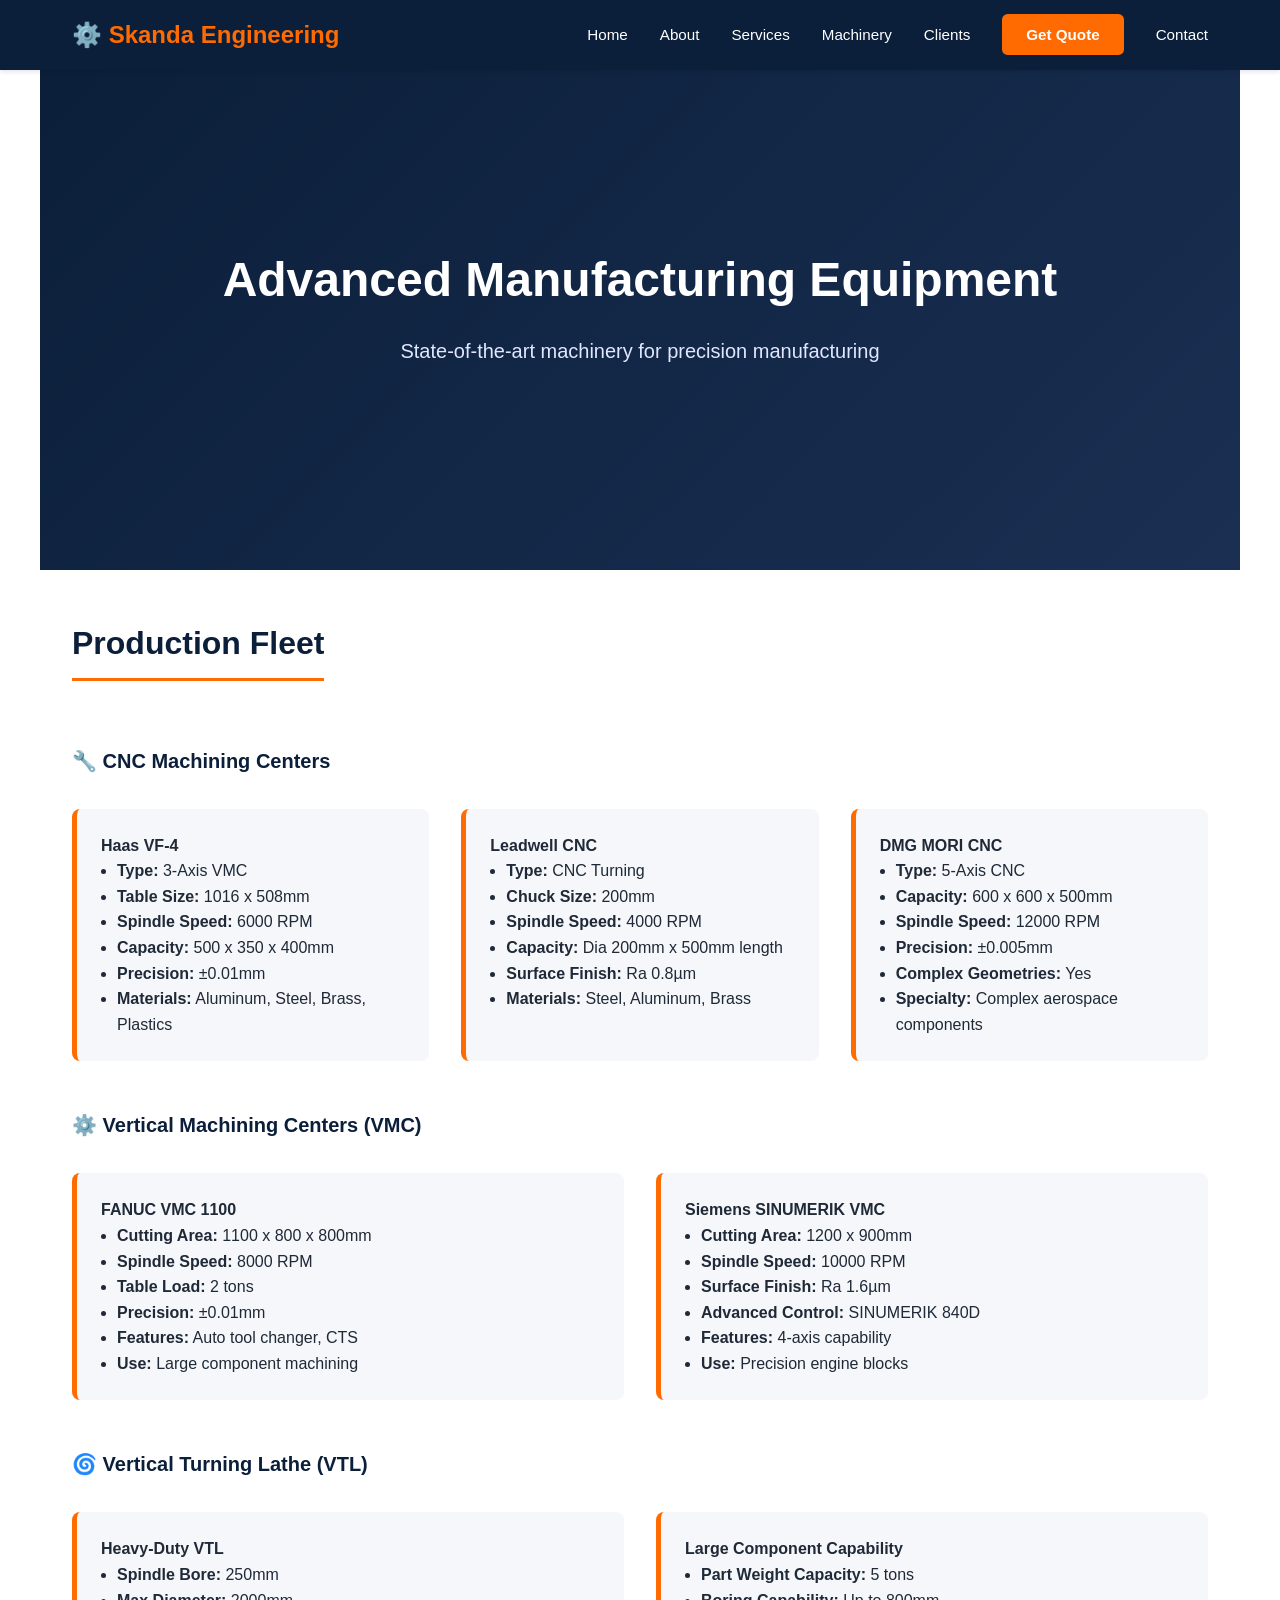
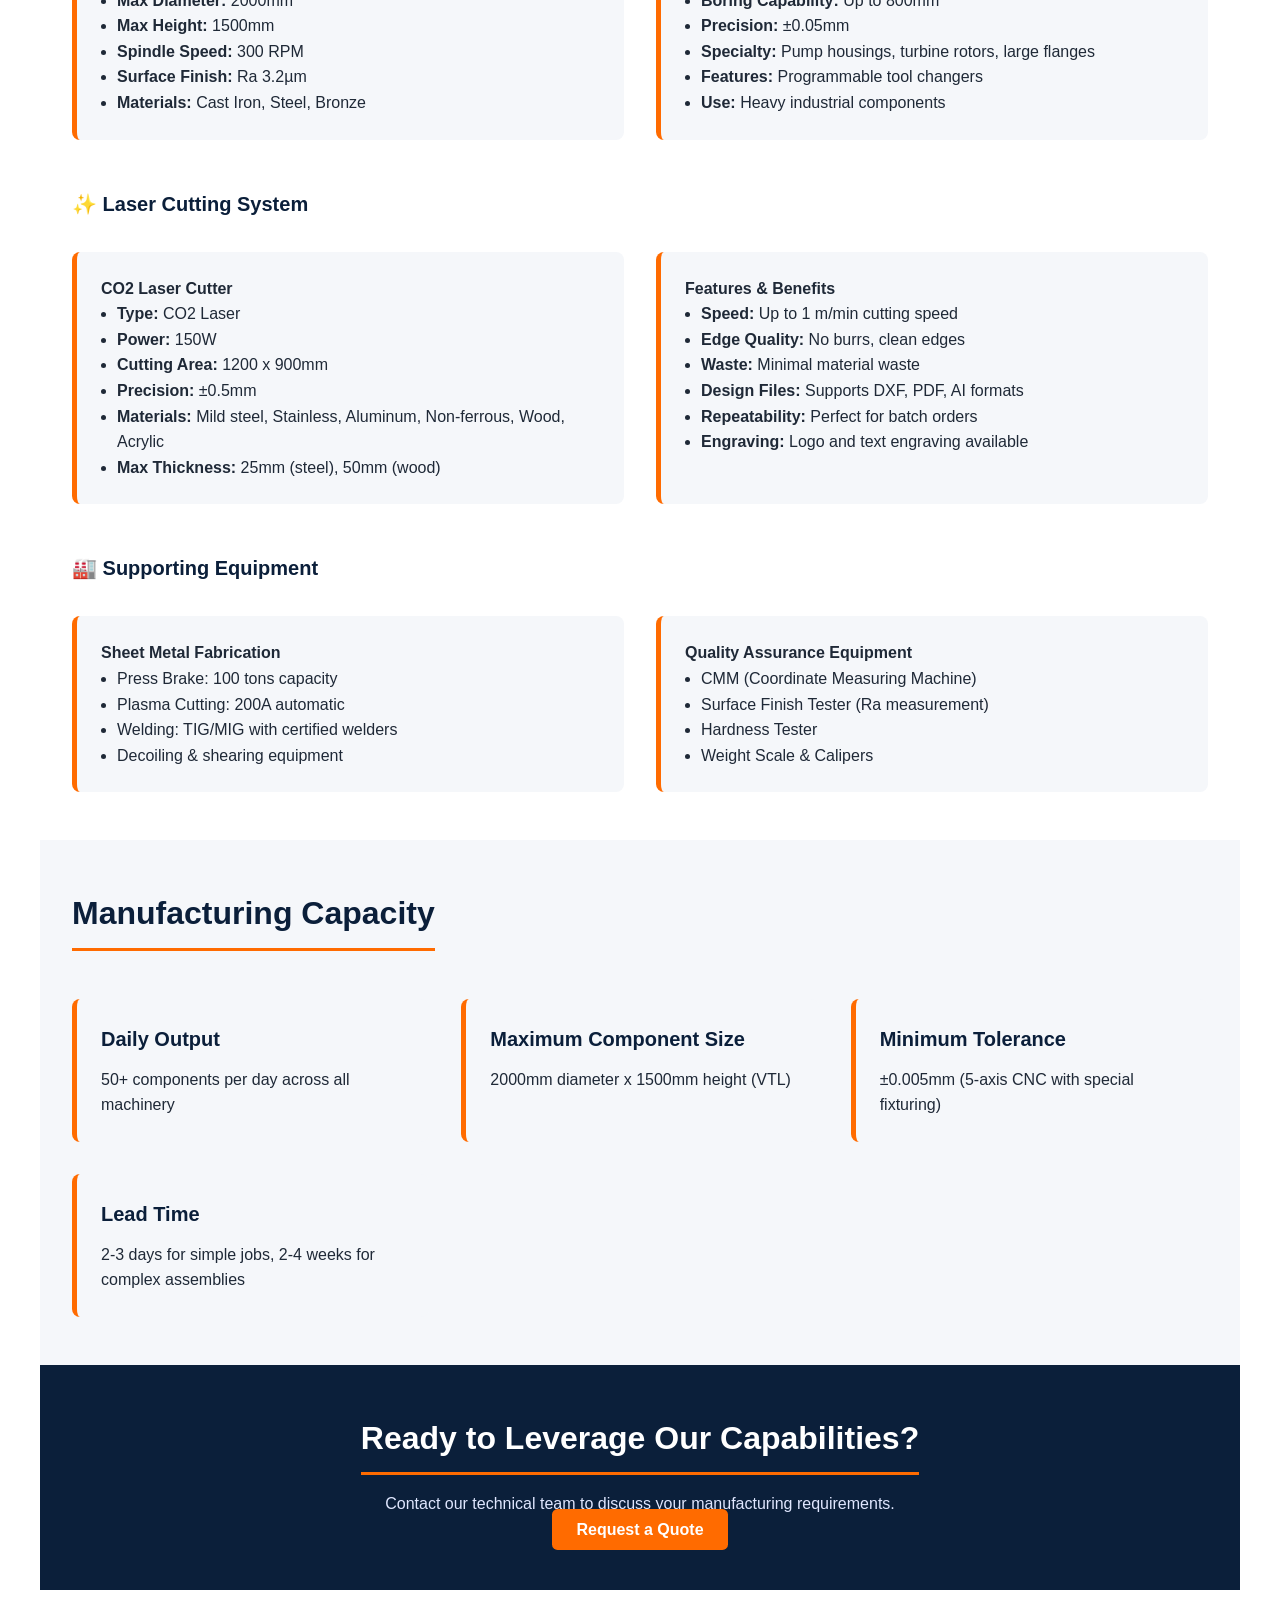
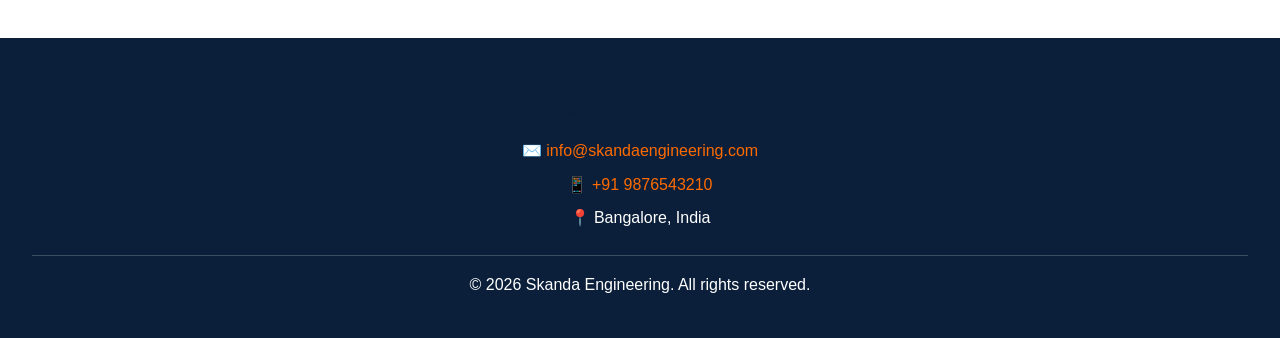
<file: machinery.html>
<!DOCTYPE html>
<html lang="en">
<head>
    <meta charset="UTF-8">
    <meta name="viewport" content="width=device-width, initial-scale=1.0">
    <title>Our Machinery - Skanda Engineering</title>
    <link rel="stylesheet" href="css/style.css">
</head>
<body>
    <!-- HEADER & NAVIGATION -->
    <header>
        <nav>
            <a href="index.html" class="logo">⚙️ Skanda Engineering</a>
            <ul class="nav-links">
                <li><a href="index.html">Home</a></li>
                <li><a href="about.html">About</a></li>
                <li><a href="services.html">Services</a></li>
                <li><a href="machinery.html">Machinery</a></li>
                <li><a href="clients.html">Clients</a></li>
                <li><a href="quote.html" class="cta-button">Get Quote</a></li>
                <li><a href="contact.html">Contact</a></li>
            </ul>
        </nav>
    </header>

    <!-- HERO -->
    <section class="hero">
        <h1>Advanced Manufacturing Equipment</h1>
        <p>State-of-the-art machinery for precision manufacturing</p>
    </section>

    <!-- MACHINERY DETAILS -->
    <section>
        <h2>Production Fleet</h2>

        <div style="margin-top: 3rem;">
            <h3>🔧 CNC Machining Centers</h3>
            <div class="cards-grid">
                <div class="card">
                    <h4>Haas VF-4</h4>
                    <ul style="margin-left: 1rem;">
                        <li><strong>Type:</strong> 3-Axis VMC</li>
                        <li><strong>Table Size:</strong> 1016 x 508mm</li>
                        <li><strong>Spindle Speed:</strong> 6000 RPM</li>
                        <li><strong>Capacity:</strong> 500 x 350 x 400mm</li>
                        <li><strong>Precision:</strong> ±0.01mm</li>
                        <li><strong>Materials:</strong> Aluminum, Steel, Brass, Plastics</li>
                    </ul>
                </div>
                <div class="card">
                    <h4>Leadwell CNC</h4>
                    <ul style="margin-left: 1rem;">
                        <li><strong>Type:</strong> CNC Turning</li>
                        <li><strong>Chuck Size:</strong> 200mm</li>
                        <li><strong>Spindle Speed:</strong> 4000 RPM</li>
                        <li><strong>Capacity:</strong> Dia 200mm x 500mm length</li>
                        <li><strong>Surface Finish:</strong> Ra 0.8µm</li>
                        <li><strong>Materials:</strong> Steel, Aluminum, Brass</li>
                    </ul>
                </div>
                <div class="card">
                    <h4>DMG MORI CNC</h4>
                    <ul style="margin-left: 1rem;">
                        <li><strong>Type:</strong> 5-Axis CNC</li>
                        <li><strong>Capacity:</strong> 600 x 600 x 500mm</li>
                        <li><strong>Spindle Speed:</strong> 12000 RPM</li>
                        <li><strong>Precision:</strong> ±0.005mm</li>
                        <li><strong>Complex Geometries:</strong> Yes</li>
                        <li><strong>Specialty:</strong> Complex aerospace components</li>
                    </ul>
                </div>
            </div>
        </div>

        <div style="margin-top: 3rem;">
            <h3>⚙️ Vertical Machining Centers (VMC)</h3>
            <div class="cards-grid">
                <div class="card">
                    <h4>FANUC VMC 1100</h4>
                    <ul style="margin-left: 1rem;">
                        <li><strong>Cutting Area:</strong> 1100 x 800 x 800mm</li>
                        <li><strong>Spindle Speed:</strong> 8000 RPM</li>
                        <li><strong>Table Load:</strong> 2 tons</li>
                        <li><strong>Precision:</strong> ±0.01mm</li>
                        <li><strong>Features:</strong> Auto tool changer, CTS</li>
                        <li><strong>Use:</strong> Large component machining</li>
                    </ul>
                </div>
                <div class="card">
                    <h4>Siemens SINUMERIK VMC</h4>
                    <ul style="margin-left: 1rem;">
                        <li><strong>Cutting Area:</strong> 1200 x 900mm</li>
                        <li><strong>Spindle Speed:</strong> 10000 RPM</li>
                        <li><strong>Surface Finish:</strong> Ra 1.6µm</li>
                        <li><strong>Advanced Control:</strong> SINUMERIK 840D</li>
                        <li><strong>Features:</strong> 4-axis capability</li>
                        <li><strong>Use:</strong> Precision engine blocks</li>
                    </ul>
                </div>
            </div>
        </div>

        <div style="margin-top: 3rem;">
            <h3>🌀 Vertical Turning Lathe (VTL)</h3>
            <div class="cards-grid">
                <div class="card">
                    <h4>Heavy-Duty VTL</h4>
                    <ul style="margin-left: 1rem;">
                        <li><strong>Spindle Bore:</strong> 250mm</li>
                        <li><strong>Max Diameter:</strong> 2000mm</li>
                        <li><strong>Max Height:</strong> 1500mm</li>
                        <li><strong>Spindle Speed:</strong> 300 RPM</li>
                        <li><strong>Surface Finish:</strong> Ra 3.2µm</li>
                        <li><strong>Materials:</strong> Cast Iron, Steel, Bronze</li>
                    </ul>
                </div>
                <div class="card">
                    <h4>Large Component Capability</h4>
                    <ul style="margin-left: 1rem;">
                        <li><strong>Part Weight Capacity:</strong> 5 tons</li>
                        <li><strong>Boring Capability:</strong> Up to 800mm</li>
                        <li><strong>Precision:</strong> ±0.05mm</li>
                        <li><strong>Specialty:</strong> Pump housings, turbine rotors, large flanges</li>
                        <li><strong>Features:</strong> Programmable tool changers</li>
                        <li><strong>Use:</strong> Heavy industrial components</li>
                    </ul>
                </div>
            </div>
        </div>

        <div style="margin-top: 3rem;">
            <h3>✨ Laser Cutting System</h3>
            <div class="cards-grid">
                <div class="card">
                    <h4>CO2 Laser Cutter</h4>
                    <ul style="margin-left: 1rem;">
                        <li><strong>Type:</strong> CO2 Laser</li>
                        <li><strong>Power:</strong> 150W</li>
                        <li><strong>Cutting Area:</strong> 1200 x 900mm</li>
                        <li><strong>Precision:</strong> ±0.5mm</li>
                        <li><strong>Materials:</strong> Mild steel, Stainless, Aluminum, Non-ferrous, Wood, Acrylic</li>
                        <li><strong>Max Thickness:</strong> 25mm (steel), 50mm (wood)</li>
                    </ul>
                </div>
                <div class="card">
                    <h4>Features & Benefits</h4>
                    <ul style="margin-left: 1rem;">
                        <li><strong>Speed:</strong> Up to 1 m/min cutting speed</li>
                        <li><strong>Edge Quality:</strong> No burrs, clean edges</li>
                        <li><strong>Waste:</strong> Minimal material waste</li>
                        <li><strong>Design Files:</strong> Supports DXF, PDF, AI formats</li>
                        <li><strong>Repeatability:</strong> Perfect for batch orders</li>
                        <li><strong>Engraving:</strong> Logo and text engraving available</li>
                    </ul>
                </div>
            </div>
        </div>

        <div style="margin-top: 3rem;">
            <h3>🏭 Supporting Equipment</h3>
            <div class="cards-grid">
                <div class="card">
                    <h4>Sheet Metal Fabrication</h4>
                    <ul style="margin-left: 1rem;">
                        <li>Press Brake: 100 tons capacity</li>
                        <li>Plasma Cutting: 200A automatic</li>
                        <li>Welding: TIG/MIG with certified welders</li>
                        <li>Decoiling & shearing equipment</li>
                    </ul>
                </div>
                <div class="card">
                    <h4>Quality Assurance Equipment</h4>
                    <ul style="margin-left: 1rem;">
                        <li>CMM (Coordinate Measuring Machine)</li>
                        <li>Surface Finish Tester (Ra measurement)</li>
                        <li>Hardness Tester</li>
                        <li>Weight Scale & Calipers</li>
                    </ul>
                </div>
            </div>
        </div>
    </section>

    <!-- CAPACITY & CAPABILITIES -->
    <section style="background-color: var(--primary-light);">
        <h2>Manufacturing Capacity</h2>
        <div class="cards-grid">
            <div class="card">
                <h3>Daily Output</h3>
                <p>50+ components per day across all machinery</p>
            </div>
            <div class="card">
                <h3>Maximum Component Size</h3>
                <p>2000mm diameter x 1500mm height (VTL)</p>
            </div>
            <div class="card">
                <h3>Minimum Tolerance</h3>
                <p>±0.005mm (5-axis CNC with special fixturing)</p>
            </div>
            <div class="card">
                <h3>Lead Time</h3>
                <p>2-3 days for simple jobs, 2-4 weeks for complex assemblies</p>
            </div>
        </div>
    </section>

    <!-- CTA -->
    <section style="background-color: var(--primary-dark); color: white; text-align: center;">
        <h2 style="border-bottom-color: var(--primary-orange); color: white;">Ready to Leverage Our Capabilities?</h2>
        <p style="color: #E0E7FF;">Contact our technical team to discuss your manufacturing requirements.</p>
        <a href="quote.html" class="cta-button">Request a Quote</a>
    </section>

    <!-- FOOTER -->
    <footer>
        <h3>Skanda Engineering</h3>
        <p>✉️ <a href="mailto:info@skandaengineering.com">info@skandaengineering.com</a></p>
        <p>📱 <a href="tel:+919876543210">+91 9876543210</a></p>
        <p>📍 Bangalore, India</p>
        <p style="margin-top: 1.5rem; border-top: 1px solid rgba(255,255,255,0.2); padding-top: 1rem;">
            &copy; 2026 Skanda Engineering. All rights reserved.
        </p>
    </footer>

    <script src="js/main.js"></script>
</body>
</html>
</file>
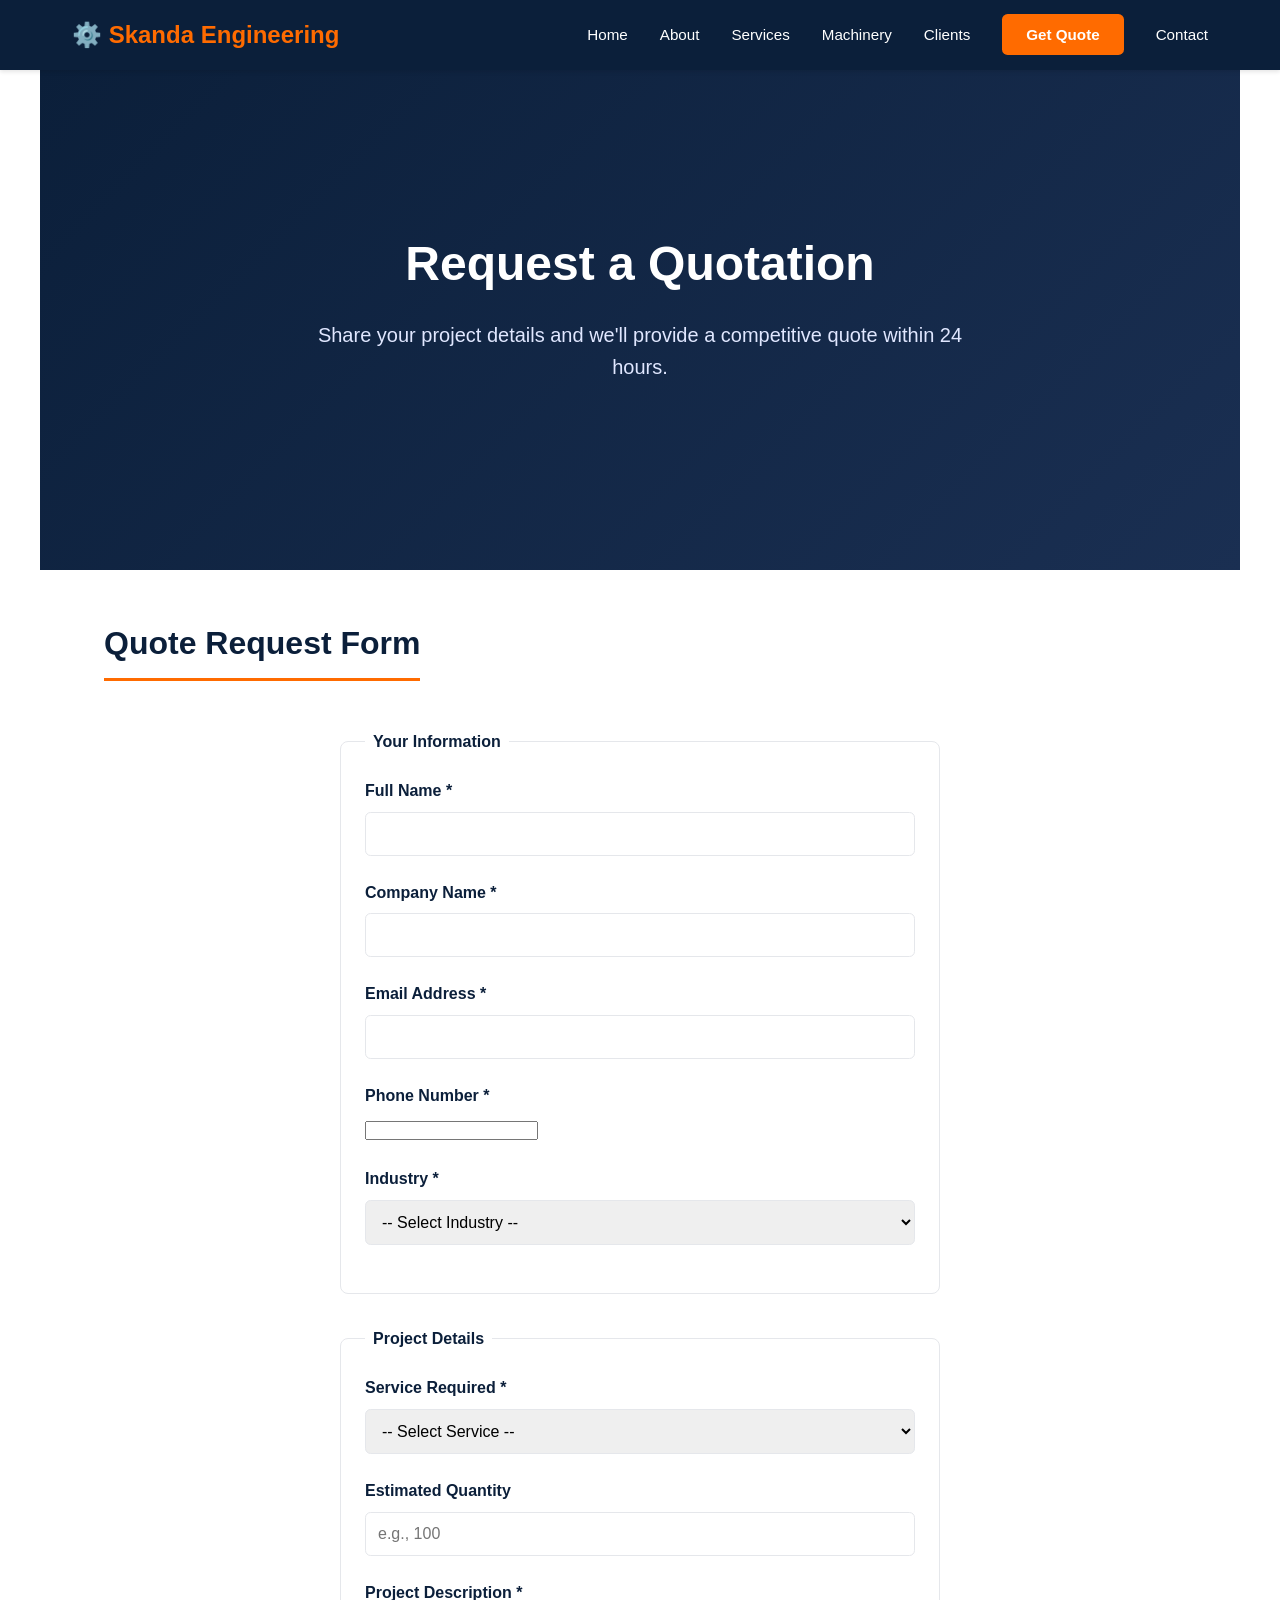
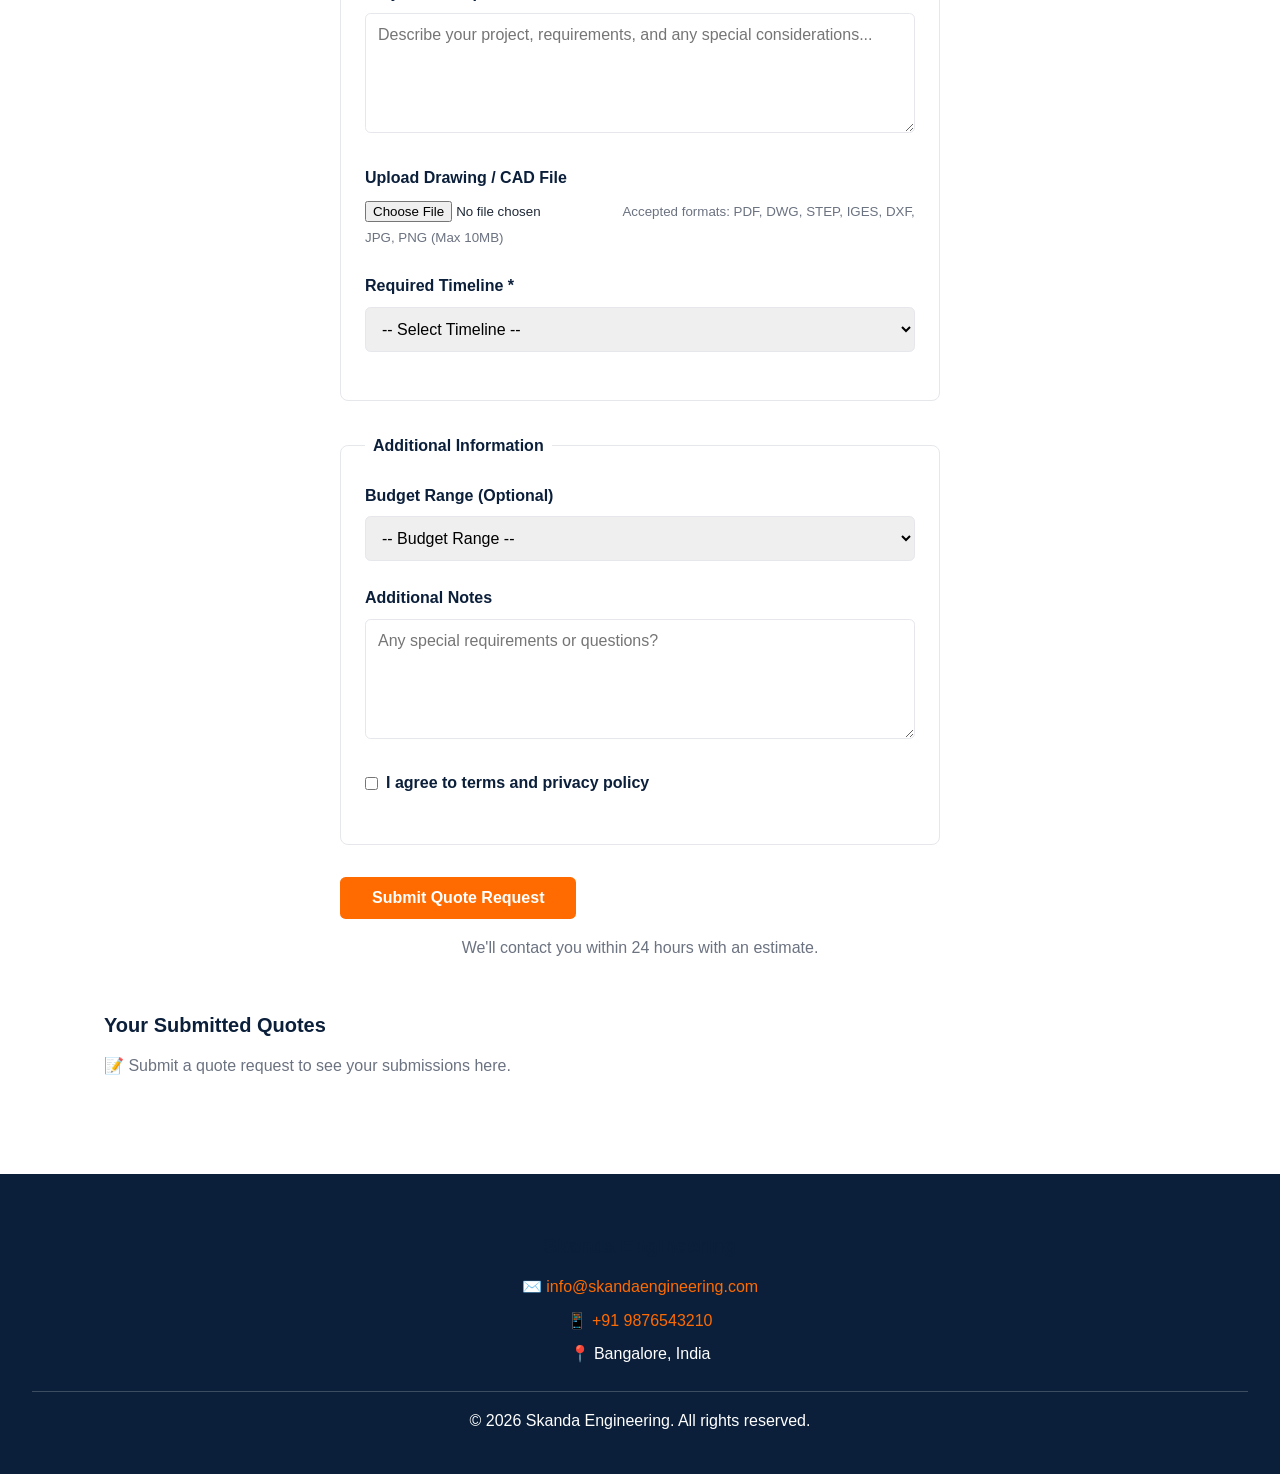
<file: quote.html>
<!DOCTYPE html>
<html lang="en">
<head>
    <meta charset="UTF-8">
    <meta name="viewport" content="width=device-width, initial-scale=1.0">
    <title>Request Quote - Skanda Engineering</title>
    <link rel="stylesheet" href="css/style.css">
</head>
<body>
    <!-- HEADER & NAVIGATION -->
    <header>
        <nav>
            <a href="index.html" class="logo">⚙️ Skanda Engineering</a>
            <ul class="nav-links">
                <li><a href="index.html">Home</a></li>
                <li><a href="about.html">About</a></li>
                <li><a href="services.html">Services</a></li>
                <li><a href="machinery.html">Machinery</a></li>
                <li><a href="clients.html">Clients</a></li>
                <li><a href="quote.html" class="cta-button">Get Quote</a></li>
                <li><a href="contact.html">Contact</a></li>
            </ul>
        </nav>
    </header>

    <!-- HERO -->
    <section class="hero">
        <h1>Request a Quotation</h1>
        <p>Share your project details and we'll provide a competitive quote within 24 hours.</p>
    </section>

    <!-- QUOTE FORM -->
    <section>
        <div class="container">
            <h2>Quote Request Form</h2>
            <div id="alert-container"></div>
            
            <form id="quoteForm" style="max-width: 600px; margin: 2rem auto;">
                <!-- Contact Information -->
                <fieldset style="border: 1px solid var(--border-color); padding: 1.5rem; border-radius: 0.5rem; margin-bottom: 2rem;">
                    <legend style="color: var(--primary-dark); font-weight: 600; padding: 0 0.5rem;">Your Information</legend>
                    
                    <div class="form-group">
                        <label for="fullName">Full Name *</label>
                        <input type="text" id="fullName" name="fullName" required>
                    </div>

                    <div class="form-group">
                        <label for="company">Company Name *</label>
                        <input type="text" id="company" name="company" required>
                    </div>

                    <div class="form-group">
                        <label for="email">Email Address *</label>
                        <input type="email" id="email" name="email" required>
                    </div>

                    <div class="form-group">
                        <label for="phone">Phone Number *</label>
                        <input type="tel" id="phone" name="phone" required>
                    </div>

                    <div class="form-group">
                        <label for="industry">Industry *</label>
                        <select id="industry" name="industry" required>
                            <option value="">-- Select Industry --</option>
                            <option value="automotive">Automotive</option>
                            <option value="aerospace">Aerospace</option>
                            <option value="machinery">Industrial Machinery</option>
                            <option value="electronics">Electronics</option>
                            <option value="defense">Defense</option>
                            <option value="medical">Medical Devices</option>
                            <option value="other">Other</option>
                        </select>
                    </div>
                </fieldset>

                <!-- Project Details -->
                <fieldset style="border: 1px solid var(--border-color); padding: 1.5rem; border-radius: 0.5rem; margin-bottom: 2rem;">
                    <legend style="color: var(--primary-dark); font-weight: 600; padding: 0 0.5rem;">Project Details</legend>

                    <div class="form-group">
                        <label for="serviceType">Service Required *</label>
                        <select id="serviceType" name="serviceType" required>
                            <option value="">-- Select Service --</option>
                            <option value="cnc">CNC Machining</option>
                            <option value="vmc">VMC Operations</option>
                            <option value="fabrication">Sheet Fabrication</option>
                            <option value="vtl">VTL Services</option>
                            <option value="laser">Laser Cutting</option>
                            <option value="multiple">Multiple Services</option>
                        </select>
                    </div>

                    <div class="form-group">
                        <label for="quantity">Estimated Quantity</label>
                        <input type="number" id="quantity" name="quantity" placeholder="e.g., 100" min="1">
                    </div>

                    <div class="form-group">
                        <label for="projectDescription">Project Description *</label>
                        <textarea id="projectDescription" name="projectDescription" placeholder="Describe your project, requirements, and any special considerations..." required></textarea>
                    </div>

                    <div class="form-group">
                        <label for="drawingUpload">Upload Drawing / CAD File</label>
                        <input type="file" id="drawingUpload" name="drawingUpload" accept=".pdf,.dwg,.stp,.iges,.dxf,.jpg,.png">
                        <small style="color: var(--text-light);">Accepted formats: PDF, DWG, STEP, IGES, DXF, JPG, PNG (Max 10MB)</small>
                    </div>

                    <div class="form-group">
                        <label for="timeline">Required Timeline *</label>
                        <select id="timeline" name="timeline" required>
                            <option value="">-- Select Timeline --</option>
                            <option value="urgent">Urgent (1-2 weeks)</option>
                            <option value="normal">Normal (2-4 weeks)</option>
                            <option value="flexible">Flexible (1-2 months)</option>
                            <option value="ongoing">Ongoing / Recurring</option>
                        </select>
                    </div>
                </fieldset>

                <!-- Additional Information -->
                <fieldset style="border: 1px solid var(--border-color); padding: 1.5rem; border-radius: 0.5rem; margin-bottom: 2rem;">
                    <legend style="color: var(--primary-dark); font-weight: 600; padding: 0 0.5rem;">Additional Information</legend>

                    <div class="form-group">
                        <label for="budget">Budget Range (Optional)</label>
                        <select id="budget" name="budget">
                            <option value="">-- Budget Range --</option>
                            <option value="0-50k">₹0 - ₹50,000</option>
                            <option value="50k-1l">₹50,000 - ₹1,00,000</option>
                            <option value="1l-5l">₹1,00,000 - ₹5,00,000</option>
                            <option value="5l-10l">₹5,00,000 - ₹10,00,000</option>
                            <option value="10l+">₹10,00,000+</option>
                        </select>
                    </div>

                    <div class="form-group">
                        <label for="additionalNotes">Additional Notes</label>
                        <textarea id="additionalNotes" name="additionalNotes" placeholder="Any special requirements or questions?"></textarea>
                    </div>

                    <div class="form-group">
                        <label style="display: flex; align-items: center; gap: 0.5rem; cursor: pointer;">
                            <input type="checkbox" id="agreeTerms" name="agreeTerms" required>
                            <span>I agree to terms and privacy policy</span>
                        </label>
                    </div>
                </fieldset>

                <button type="submit" class="form-submit">Submit Quote Request</button>
                <p style="text-align: center; color: var(--text-light); margin-top: 1rem;">
                    We'll contact you within 24 hours with an estimate.
                </p>
            </form>

            <!-- Submitted Quotes Display -->
            <div style="margin-top: 3rem;">
                <h3>Your Submitted Quotes</h3>
                <div id="quotesList"></div>
            </div>
        </div>
    </section>

    <!-- FOOTER -->
    <footer>
        <h3>Skanda Engineering</h3>
        <p>✉️ <a href="mailto:info@skandaengineering.com">info@skandaengineering.com</a></p>
        <p>📱 <a href="tel:+919876543210">+91 9876543210</a></p>
        <p>📍 Bangalore, India</p>
        <p style="margin-top: 1.5rem; border-top: 1px solid rgba(255,255,255,0.2); padding-top: 1rem;">
            &copy; 2026 Skanda Engineering. All rights reserved.
        </p>
    </footer>

    <script src="js/main.js"></script>
    <script src="js/quote-handler.js"></script>
</body>
</html>
</file>
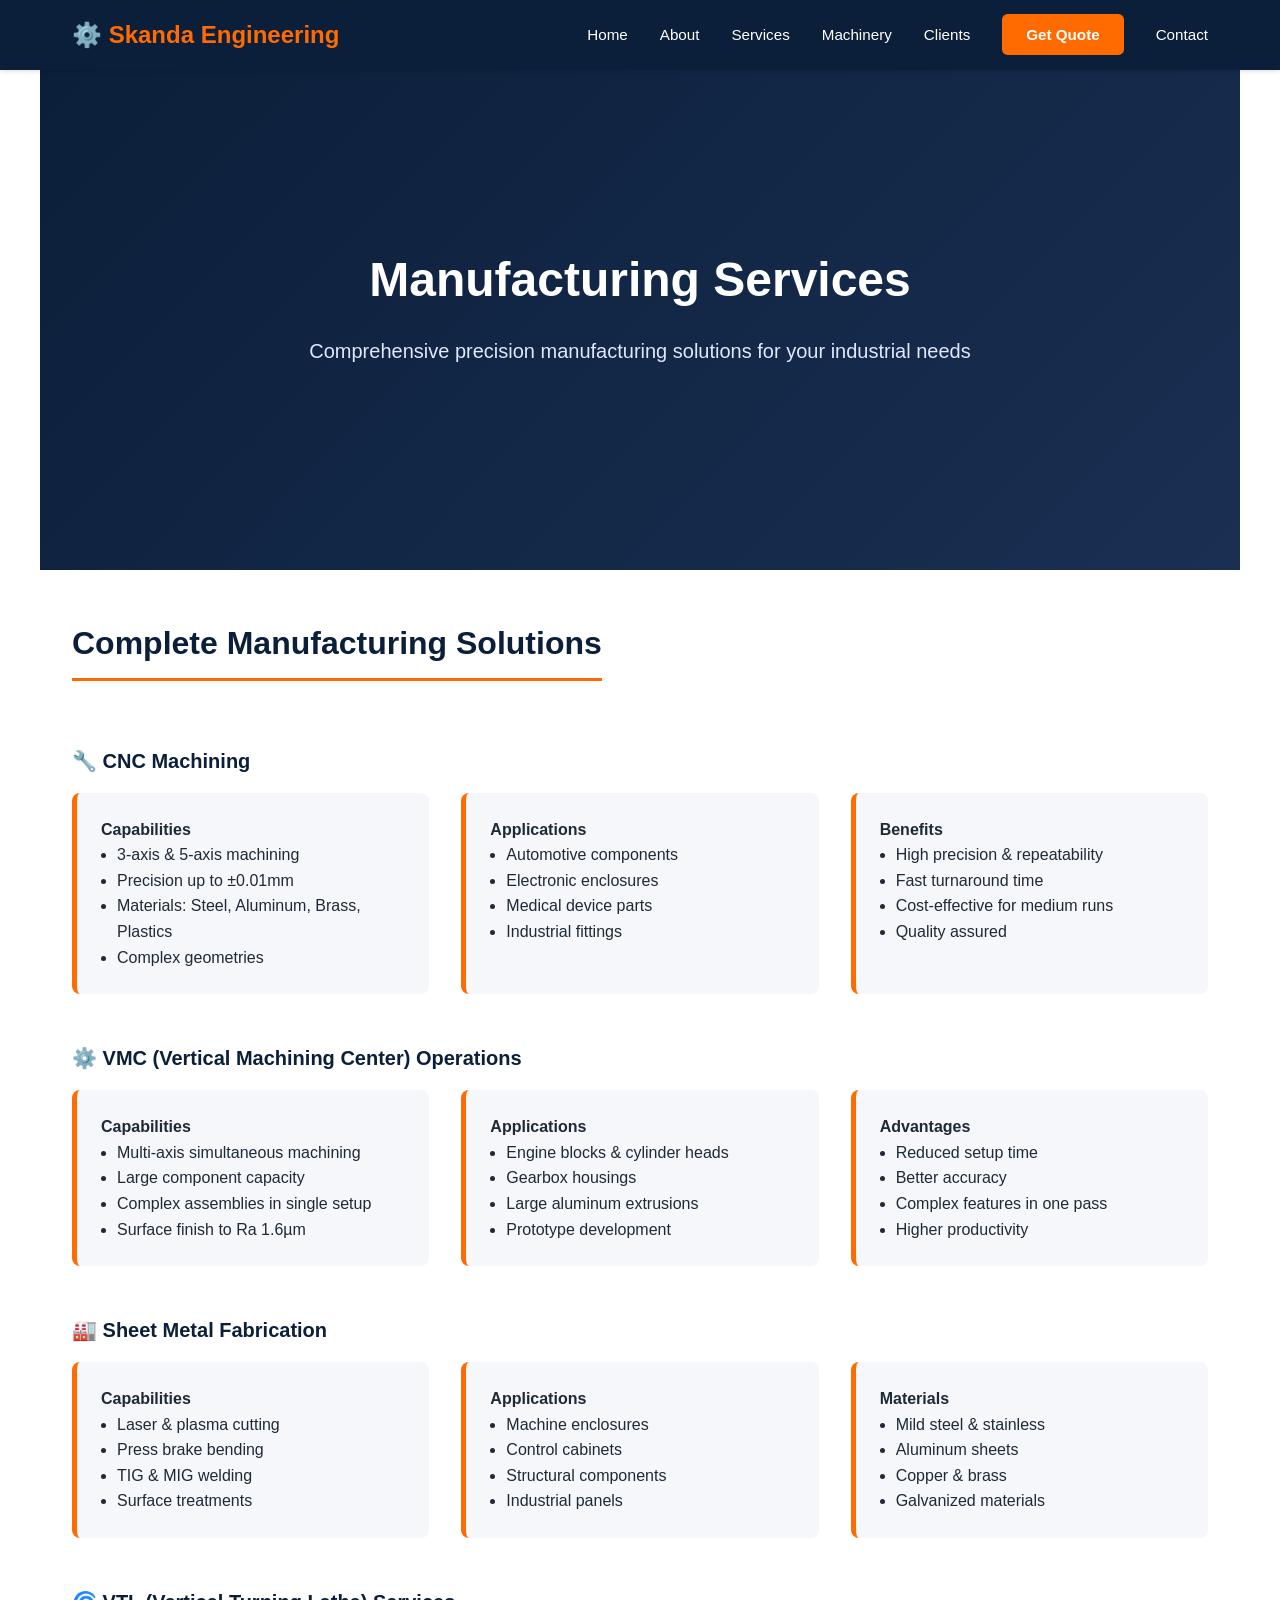
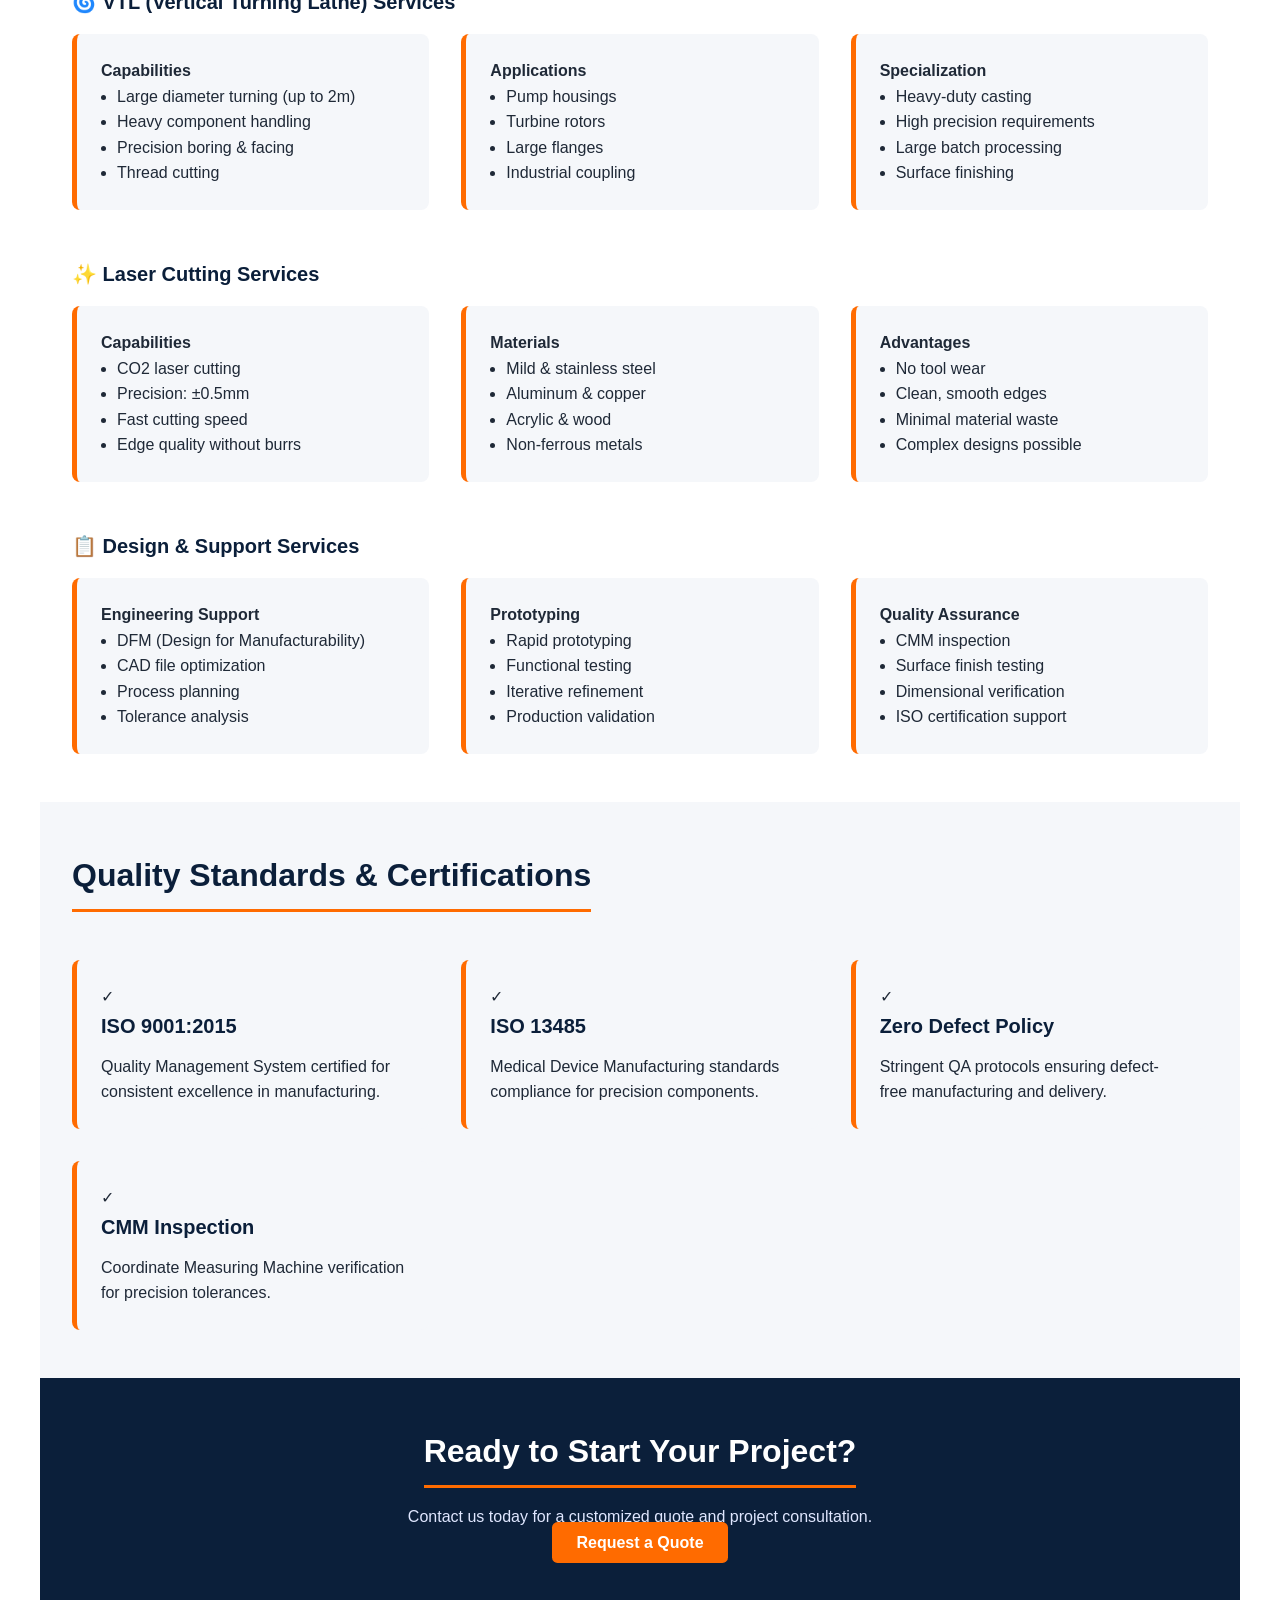
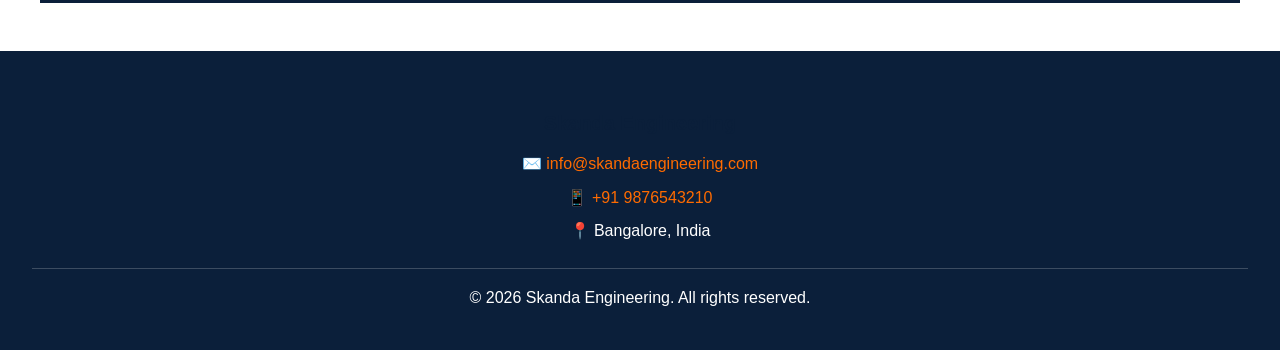
<file: services.html>
<!DOCTYPE html>
<html lang="en">
<head>
    <meta charset="UTF-8">
    <meta name="viewport" content="width=device-width, initial-scale=1.0">
    <title>Our Services - Skanda Engineering</title>
    <link rel="stylesheet" href="css/style.css">
</head>
<body>
    <!-- HEADER & NAVIGATION -->
    <header>
        <nav>
            <a href="index.html" class="logo">⚙️ Skanda Engineering</a>
            <ul class="nav-links">
                <li><a href="index.html">Home</a></li>
                <li><a href="about.html">About</a></li>
                <li><a href="services.html">Services</a></li>
                <li><a href="machinery.html">Machinery</a></li>
                <li><a href="clients.html">Clients</a></li>
                <li><a href="quote.html" class="cta-button">Get Quote</a></li>
                <li><a href="contact.html">Contact</a></li>
            </ul>
        </nav>
    </header>

    <!-- HERO -->
    <section class="hero">
        <h1>Manufacturing Services</h1>
        <p>Comprehensive precision manufacturing solutions for your industrial needs</p>
    </section>

    <!-- SERVICES DETAILED -->
    <section>
        <h2>Complete Manufacturing Solutions</h2>

        <div style="margin-top: 3rem;">
            <h3>🔧 CNC Machining</h3>
            <div class="cards-grid" style="margin-top: 1rem;">
                <div class="card">
                    <h4>Capabilities</h4>
                    <ul style="margin-left: 1rem;">
                        <li>3-axis & 5-axis machining</li>
                        <li>Precision up to ±0.01mm</li>
                        <li>Materials: Steel, Aluminum, Brass, Plastics</li>
                        <li>Complex geometries</li>
                    </ul>
                </div>
                <div class="card">
                    <h4>Applications</h4>
                    <ul style="margin-left: 1rem;">
                        <li>Automotive components</li>
                        <li>Electronic enclosures</li>
                        <li>Medical device parts</li>
                        <li>Industrial fittings</li>
                    </ul>
                </div>
                <div class="card">
                    <h4>Benefits</h4>
                    <ul style="margin-left: 1rem;">
                        <li>High precision & repeatability</li>
                        <li>Fast turnaround time</li>
                        <li>Cost-effective for medium runs</li>
                        <li>Quality assured</li>
                    </ul>
                </div>
            </div>
        </div>

        <div style="margin-top: 3rem;">
            <h3>⚙️ VMC (Vertical Machining Center) Operations</h3>
            <div class="cards-grid" style="margin-top: 1rem;">
                <div class="card">
                    <h4>Capabilities</h4>
                    <ul style="margin-left: 1rem;">
                        <li>Multi-axis simultaneous machining</li>
                        <li>Large component capacity</li>
                        <li>Complex assemblies in single setup</li>
                        <li>Surface finish to Ra 1.6µm</li>
                    </ul>
                </div>
                <div class="card">
                    <h4>Applications</h4>
                    <ul style="margin-left: 1rem;">
                        <li>Engine blocks & cylinder heads</li>
                        <li>Gearbox housings</li>
                        <li>Large aluminum extrusions</li>
                        <li>Prototype development</li>
                    </ul>
                </div>
                <div class="card">
                    <h4>Advantages</h4>
                    <ul style="margin-left: 1rem;">
                        <li>Reduced setup time</li>
                        <li>Better accuracy</li>
                        <li>Complex features in one pass</li>
                        <li>Higher productivity</li>
                    </ul>
                </div>
            </div>
        </div>

        <div style="margin-top: 3rem;">
            <h3>🏭 Sheet Metal Fabrication</h3>
            <div class="cards-grid" style="margin-top: 1rem;">
                <div class="card">
                    <h4>Capabilities</h4>
                    <ul style="margin-left: 1rem;">
                        <li>Laser & plasma cutting</li>
                        <li>Press brake bending</li>
                        <li>TIG & MIG welding</li>
                        <li>Surface treatments</li>
                    </ul>
                </div>
                <div class="card">
                    <h4>Applications</h4>
                    <ul style="margin-left: 1rem;">
                        <li>Machine enclosures</li>
                        <li>Control cabinets</li>
                        <li>Structural components</li>
                        <li>Industrial panels</li>
                    </ul>
                </div>
                <div class="card">
                    <h4>Materials</h4>
                    <ul style="margin-left: 1rem;">
                        <li>Mild steel & stainless</li>
                        <li>Aluminum sheets</li>
                        <li>Copper & brass</li>
                        <li>Galvanized materials</li>
                    </ul>
                </div>
            </div>
        </div>

        <div style="margin-top: 3rem;">
            <h3>🌀 VTL (Vertical Turning Lathe) Services</h3>
            <div class="cards-grid" style="margin-top: 1rem;">
                <div class="card">
                    <h4>Capabilities</h4>
                    <ul style="margin-left: 1rem;">
                        <li>Large diameter turning (up to 2m)</li>
                        <li>Heavy component handling</li>
                        <li>Precision boring & facing</li>
                        <li>Thread cutting</li>
                    </ul>
                </div>
                <div class="card">
                    <h4>Applications</h4>
                    <ul style="margin-left: 1rem;">
                        <li>Pump housings</li>
                        <li>Turbine rotors</li>
                        <li>Large flanges</li>
                        <li>Industrial coupling</li>
                    </ul>
                </div>
                <div class="card">
                    <h4>Specialization</h4>
                    <ul style="margin-left: 1rem;">
                        <li>Heavy-duty casting</li>
                        <li>High precision requirements</li>
                        <li>Large batch processing</li>
                        <li>Surface finishing</li>
                    </ul>
                </div>
            </div>
        </div>

        <div style="margin-top: 3rem;">
            <h3>✨ Laser Cutting Services</h3>
            <div class="cards-grid" style="margin-top: 1rem;">
                <div class="card">
                    <h4>Capabilities</h4>
                    <ul style="margin-left: 1rem;">
                        <li>CO2 laser cutting</li>
                        <li>Precision: ±0.5mm</li>
                        <li>Fast cutting speed</li>
                        <li>Edge quality without burrs</li>
                    </ul>
                </div>
                <div class="card">
                    <h4>Materials</h4>
                    <ul style="margin-left: 1rem;">
                        <li>Mild & stainless steel</li>
                        <li>Aluminum & copper</li>
                        <li>Acrylic & wood</li>
                        <li>Non-ferrous metals</li>
                    </ul>
                </div>
                <div class="card">
                    <h4>Advantages</h4>
                    <ul style="margin-left: 1rem;">
                        <li>No tool wear</li>
                        <li>Clean, smooth edges</li>
                        <li>Minimal material waste</li>
                        <li>Complex designs possible</li>
                    </ul>
                </div>
            </div>
        </div>

        <div style="margin-top: 3rem;">
            <h3>📋 Design & Support Services</h3>
            <div class="cards-grid" style="margin-top: 1rem;">
                <div class="card">
                    <h4>Engineering Support</h4>
                    <ul style="margin-left: 1rem;">
                        <li>DFM (Design for Manufacturability)</li>
                        <li>CAD file optimization</li>
                        <li>Process planning</li>
                        <li>Tolerance analysis</li>
                    </ul>
                </div>
                <div class="card">
                    <h4>Prototyping</h4>
                    <ul style="margin-left: 1rem;">
                        <li>Rapid prototyping</li>
                        <li>Functional testing</li>
                        <li>Iterative refinement</li>
                        <li>Production validation</li>
                    </ul>
                </div>
                <div class="card">
                    <h4>Quality Assurance</h4>
                    <ul style="margin-left: 1rem;">
                        <li>CMM inspection</li>
                        <li>Surface finish testing</li>
                        <li>Dimensional verification</li>
                        <li>ISO certification support</li>
                    </ul>
                </div>
            </div>
        </div>
    </section>

    <!-- QUALITY STANDARDS -->
    <section style="background-color: var(--primary-light);">
        <h2>Quality Standards & Certifications</h2>
        <div class="cards-grid">
            <div class="card">
                <div class="cta-icon">✓</div>
                <h3>ISO 9001:2015</h3>
                <p>Quality Management System certified for consistent excellence in manufacturing.</p>
            </div>
            <div class="card">
                <div class="cta-icon">✓</div>
                <h3>ISO 13485</h3>
                <p>Medical Device Manufacturing standards compliance for precision components.</p>
            </div>
            <div class="card">
                <div class="cta-icon">✓</div>
                <h3>Zero Defect Policy</h3>
                <p>Stringent QA protocols ensuring defect-free manufacturing and delivery.</p>
            </div>
            <div class="card">
                <div class="cta-icon">✓</div>
                <h3>CMM Inspection</h3>
                <p>Coordinate Measuring Machine verification for precision tolerances.</p>
            </div>
        </div>
    </section>

    <!-- CTA -->
    <section style="background-color: var(--primary-dark); color: white; text-align: center;">
        <h2 style="border-bottom-color: var(--primary-orange); color: white;">Ready to Start Your Project?</h2>
        <p style="color: #E0E7FF;">Contact us today for a customized quote and project consultation.</p>
        <a href="quote.html" class="cta-button">Request a Quote</a>
    </section>

    <!-- FOOTER -->
    <footer>
        <h3>Skanda Engineering</h3>
        <p>✉️ <a href="mailto:info@skandaengineering.com">info@skandaengineering.com</a></p>
        <p>📱 <a href="tel:+919876543210">+91 9876543210</a></p>
        <p>📍 Bangalore, India</p>
        <p style="margin-top: 1.5rem; border-top: 1px solid rgba(255,255,255,0.2); padding-top: 1rem;">
            &copy; 2026 Skanda Engineering. All rights reserved.
        </p>
    </footer>

    <script src="js/main.js"></script>
</body>
</html>
</file>
<file: css/style.css>
/* =====================================================
   SKANDA ENGINEERING - WEBSITE STYLES
   Industrial Blue (#0B1F3A), Orange (#FF6B00), Grey (#F5F7FA)
   ===================================================== */

:root {
  --primary-dark: #0B1F3A;
  --primary-orange: #FF6B00;
  --primary-light: #F5F7FA;
  --text-dark: #1F2937;
  --text-light: #6B7280;
  --border-color: #E5E7EB;
  --success: #10B981;
  --danger: #EF4444;
  --warning: #F59E0B;
}

* {
  margin: 0;
  padding: 0;
  box-sizing: border-box;
}

body {
  font-family: 'Segoe UI', Tahoma, Geneva, Verdana, sans-serif;
  color: var(--text-dark);
  background-color: #FFFFFF;
  line-height: 1.6;
}

/* ============= HEADER & NAVIGATION ============= */

header {
  background-color: var(--primary-dark);
  color: white;
  padding: 1rem 0;
  position: sticky;
  top: 0;
  z-index: 1000;
  box-shadow: 0 2px 4px rgba(0, 0, 0, 0.1);
}

nav {
  display: flex;
  justify-content: space-between;
  align-items: center;
  max-width: 1200px;
  margin: 0 auto;
  padding: 0 2rem;
}

.logo {
  font-size: 1.5rem;
  font-weight: bold;
  color: var(--primary-orange);
  text-decoration: none;
}

.nav-links {
  display: flex;
  list-style: none;
  gap: 2rem;
}

.nav-links a {
  color: white;
  text-decoration: none;
  transition: color 0.3s ease;
  font-size: 0.95rem;
}

.nav-links a:hover {
  color: var(--primary-orange);
}

.cta-button {
  background-color: var(--primary-orange);
  color: white;
  padding: 0.75rem 1.5rem;
  border-radius: 0.35rem;
  text-decoration: none;
  transition: background-color 0.3s ease;
  font-weight: 600;
  border: none;
  cursor: pointer;
}

.cta-button:hover {
  background-color: #E55A00;
}

/* ============= HERO SECTION ============= */

.hero {
  background: linear-gradient(135deg, var(--primary-dark) 0%, #1A2F52 100%);
  color: white;
  padding: 4rem 2rem;
  text-align: center;
  min-height: 500px;
  display: flex;
  flex-direction: column;
  justify-content: center;
  align-items: center;
}

.hero h1 {
  font-size: 3rem;
  margin-bottom: 1rem;
  font-weight: 700;
}

.hero p {
  font-size: 1.25rem;
  margin-bottom: 2rem;
  max-width: 700px;
  color: #E0E7FF;
}

.hero .cta-button {
  display: inline-block;
  margin: 0.5rem;
}

/* ============= SECTIONS ============= */

section {
  padding: 3rem 2rem;
  max-width: 1200px;
  margin: 0 auto;
}

h2 {
  font-size: 2rem;
  color: var(--primary-dark);
  margin-bottom: 1rem;
  border-bottom: 3px solid var(--primary-orange);
  display: inline-block;
  padding-bottom: 0.5rem;
}

h3 {
  font-size: 1.25rem;
  color: var(--primary-dark);
  margin-top: 1.5rem;
  margin-bottom: 0.75rem;
}

/* ============= CARDS LAYOUT ============= */

.cards-grid {
  display: grid;
  grid-template-columns: repeat(auto-fit, minmax(280px, 1fr));
  gap: 2rem;
  margin-top: 2rem;
}

.card {
  background-color: var(--primary-light);
  border-radius: 0.5rem;
  padding: 1.5rem;
  transition: transform 0.3s ease, box-shadow 0.3s ease;
  border-left: 5px solid var(--primary-orange);
}

.card:hover {
  transform: translateY(-5px);
  box-shadow: 0 8px 16px rgba(0, 0, 0, 0.1);
}

.card h3 {
  color: var(--primary-dark);
  margin-top: 0;
}

.card-icon {
  font-size: 2.5rem;
  color: var(--primary-orange);
  margin-bottom: 1rem;
}

/* ============= FORM STYLES ============= */

.form-group {
  margin-bottom: 1.5rem;
}

label {
  display: block;
  margin-bottom: 0.5rem;
  color: var(--primary-dark);
  font-weight: 600;
}

input[type="text"],
input[type="email"],
input[type="phone"],
input[type="number"],
textarea,
select {
  width: 100%;
  padding: 0.75rem;
  border: 1px solid var(--border-color);
  border-radius: 0.35rem;
  font-family: inherit;
  font-size: 1rem;
  transition: border-color 0.3s ease;
}

input:focus,
textarea:focus,
select:focus {
  outline: none;
  border-color: var(--primary-orange);
  box-shadow: 0 0 0 3px rgba(255, 107, 0, 0.1);
}

textarea {
  resize: vertical;
  min-height: 120px;
}

.form-submit {
  background-color: var(--primary-orange);
  color: white;
  padding: 0.75rem 2rem;
  border: none;
  border-radius: 0.35rem;
  font-size: 1rem;
  font-weight: 600;
  cursor: pointer;
  transition: background-color 0.3s ease;
}

.form-submit:hover {
  background-color: #E55A00;
}

/* ============= TABLE STYLES ============= */

table {
  width: 100%;
  border-collapse: collapse;
  margin-top: 1rem;
}

thead {
  background-color: var(--primary-dark);
  color: white;
}

th, td {
  padding: 1rem;
  text-align: left;
  border-bottom: 1px solid var(--border-color);
}

tbody tr:hover {
  background-color: var(--primary-light);
}

/* ============= FOOTER ============= */

footer {
  background-color: var(--primary-dark);
  color: white;
  padding: 2rem;
  text-align: center;
  margin-top: 3rem;
}

footer p {
  margin: 0.5rem 0;
}

footer a {
  color: var(--primary-orange);
  text-decoration: none;
}

footer a:hover {
  text-decoration: underline;
}

/* ============= UTILITIES ============= */

.container {
  max-width: 1200px;
  margin: 0 auto;
  padding: 0 2rem;
}

.text-center {
  text-align: center;
}

.mt-2 { margin-top: 1rem; }
.mt-4 { margin-top: 2rem; }
.mb-2 { margin-bottom: 1rem; }
.mb-4 { margin-bottom: 2rem; }

.badge {
  display: inline-block;
  background-color: var(--primary-orange);
  color: white;
  padding: 0.25rem 0.75rem;
  border-radius: 2rem;
  font-size: 0.85rem;
  font-weight: 600;
}

.alert {
  padding: 1rem;
  border-radius: 0.35rem;
  margin-bottom: 1rem;
}

.alert-success {
  background-color: #D1FAE5;
  color: #065F46;
  border-left: 4px solid var(--success);
}

.alert-danger {
  background-color: #FEE2E2;
  color: #7F1D1D;
  border-left: 4px solid var(--danger);
}

.alert-warning {
  background-color: #FEF3C7;
  color: #92400E;
  border-left: 4px solid var(--warning);
}

/* ============= RESPONSIVE ============= */

@media (max-width: 768px) {
  .nav-links {
    display: none;
  }

  .hero h1 {
    font-size: 2rem;
  }

  h2 {
    font-size: 1.5rem;
  }

  .cards-grid {
    grid-template-columns: 1fr;
  }
}
</file>
